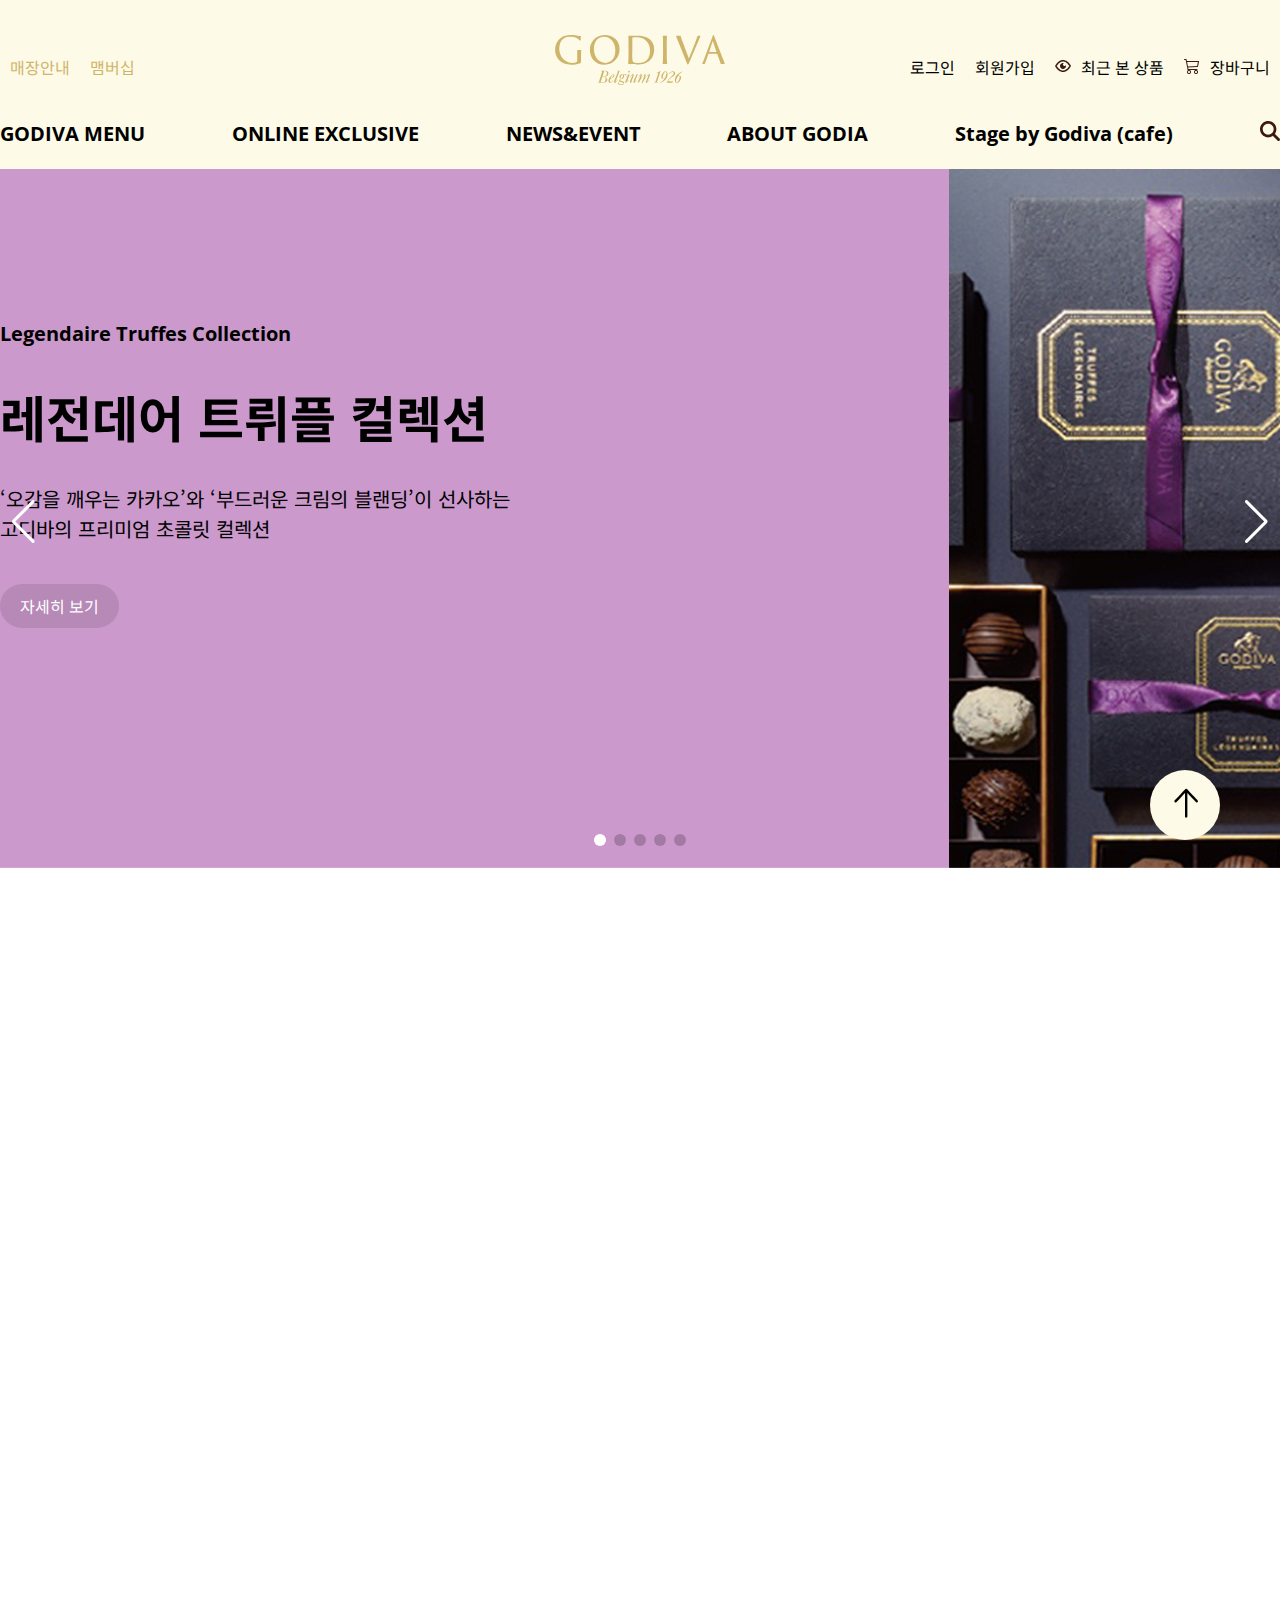
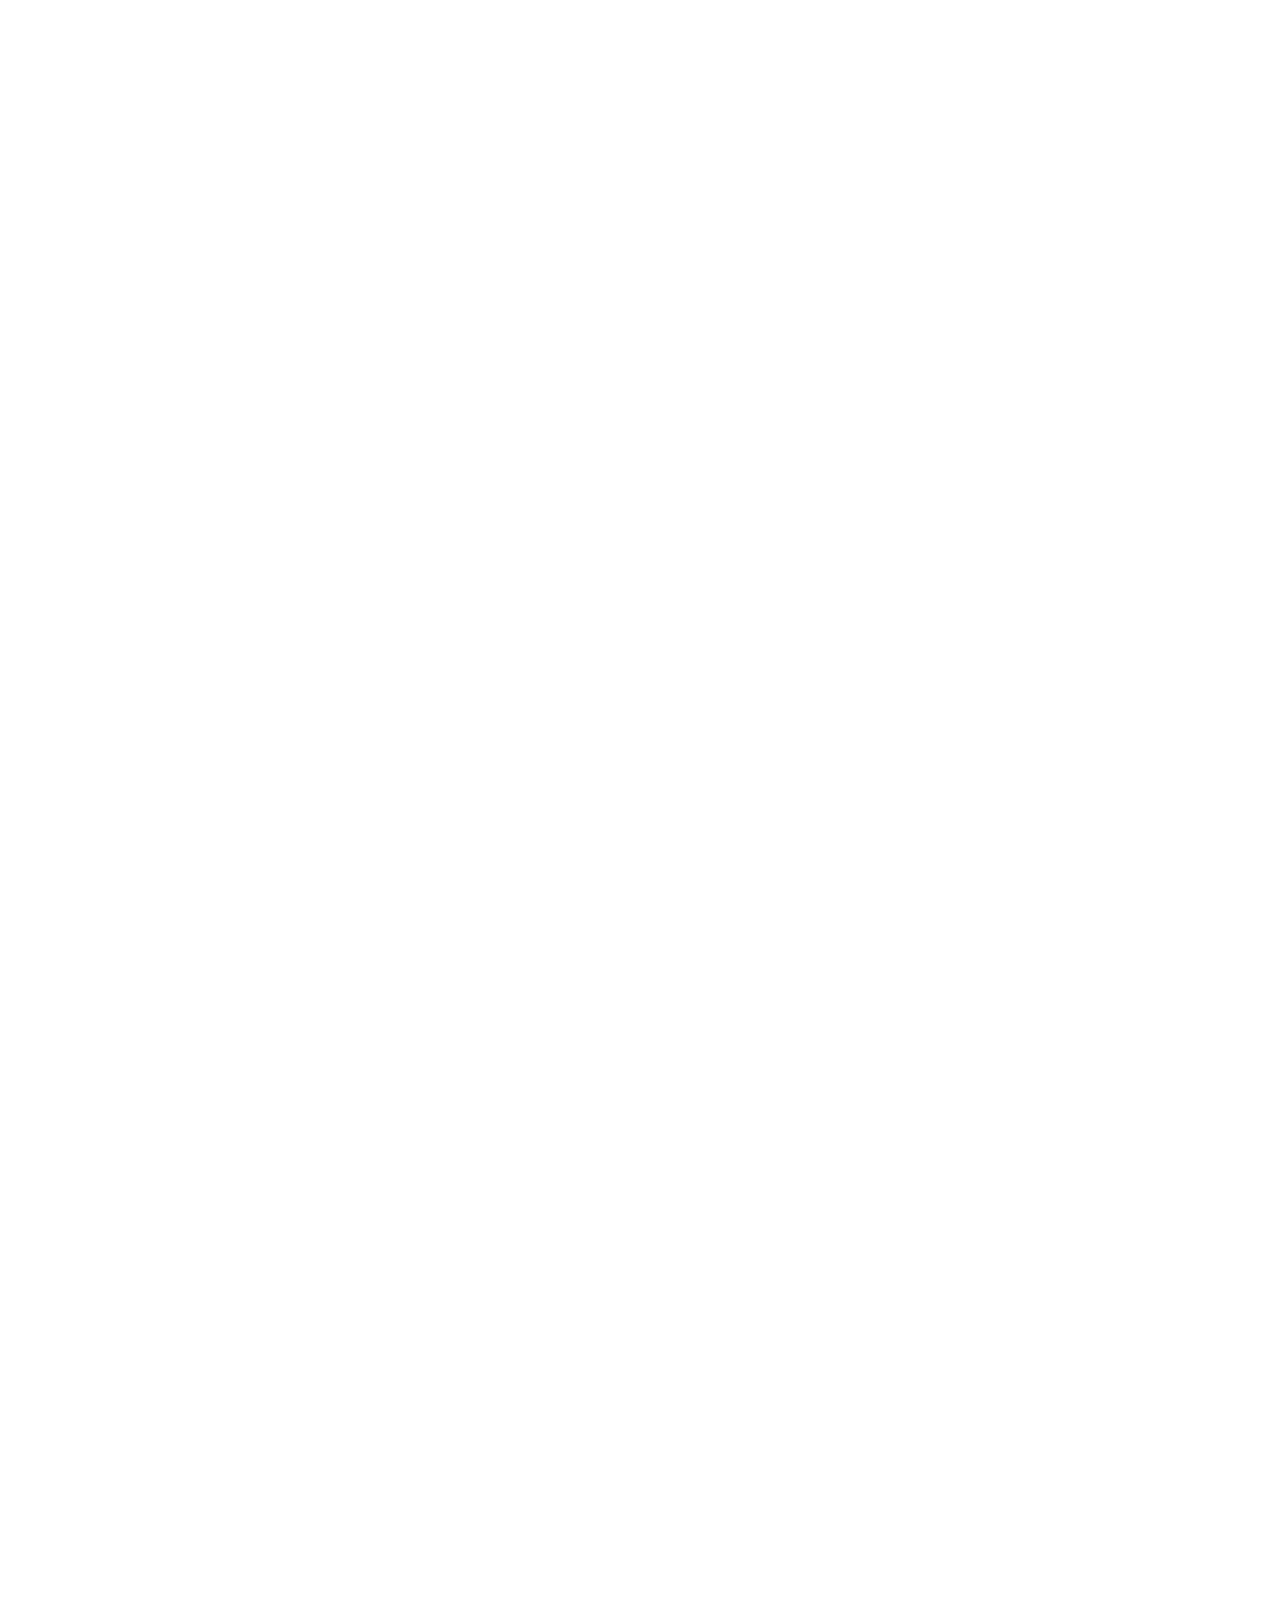
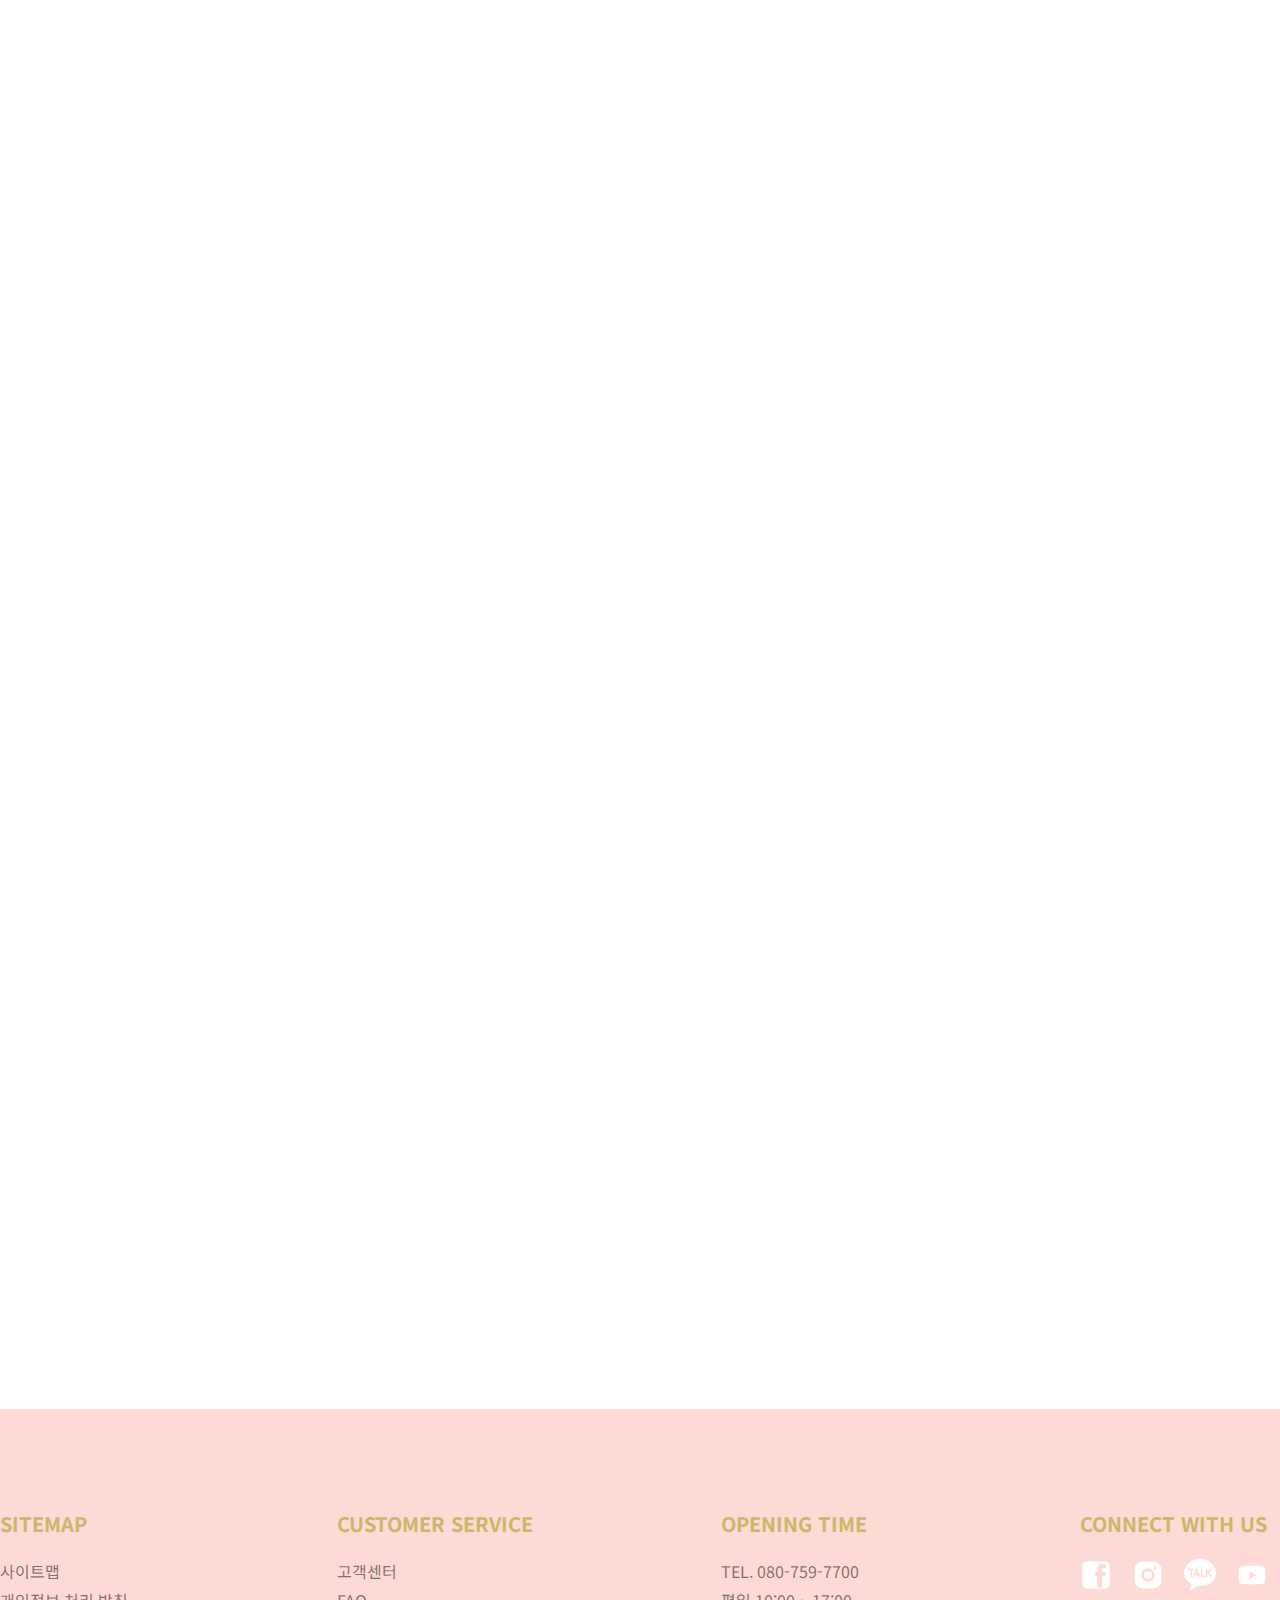
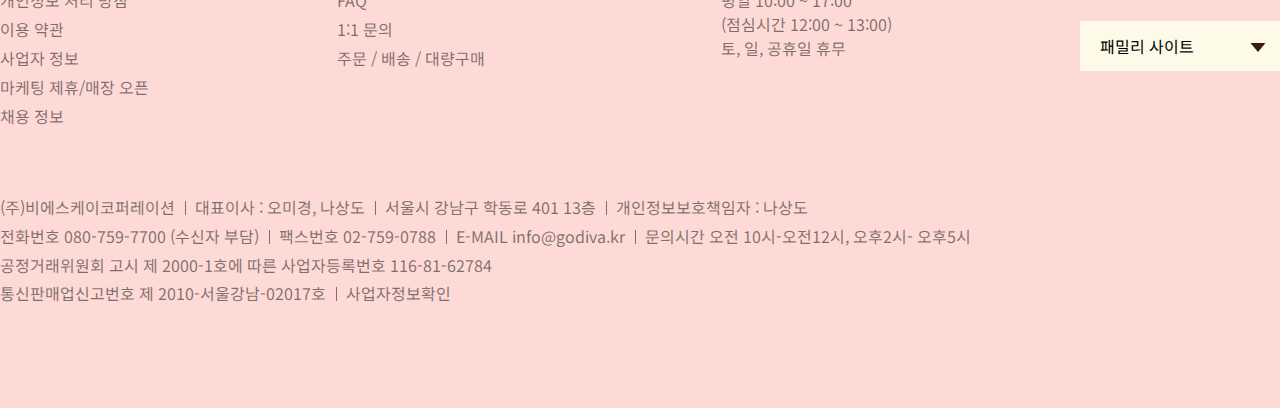
<file: project/godiva/index.html>
<!DOCTYPE html>
<html lang="ko">

<head>
    <meta charset="UTF-8">
    <meta name="viewport" content="width=device-width, initial-scale=1.0">
    <title>고디바</title>

    <link rel="shortcut icon" href="image/favicon.png" type="image/x-icon">

    <!-- font -->
    <link rel="preconnect" href="https://fonts.googleapis.com">
    <link rel="preconnect" href="https://fonts.gstatic.com" crossorigin>
    <link
        href="https://fonts.googleapis.com/css2?family=Noto+Sans+KR:wght@100..900&family=Open+Sans:ital,wght@0,300..800;1,300..800&display=swap"
        rel="stylesheet">

    <!-- css -->
    <link rel="stylesheet" href="css/reset.css">
    <link rel="stylesheet" href="css/swiper-bundle.min.css">
    <link rel="stylesheet" href="https://unpkg.com/aos@next/dist/aos.css" />
    <link rel="stylesheet" href="css/main.css">

    <!-- js -->
    <script src="js/jquery.min.js"></script>
    <script src="js/swiper-bundle.min.js"></script>
    <script src="js/main.js"></script>
</head>

<body>
    <div id="wrap">
        <header id="header">
            <div class="inner">
                <div class="logo">
                    <h1><a href="#"><img src="image/godiva_logo.svg" alt="godiva"></a></h1>
                    <ul class="info1">
                        <li><a href="#">매장안내</a></li>
                        <li><a href="#">맴버십</a></li>
                    </ul>
                    <ul class="info2">
                        <li><a href="#">로그인</a></li>
                        <li><a href="#">회원가입</a></li>
                        <li><a href="#"><img src="image/ico_eye.png" alt="최근 본 상품">최근 본 상품</a></li>
                        <li><a href="#"><img src="image/ico_cart.png" alt="장바구니">장바구니</a></li>
                    </ul>
                </div>
                <nav>
                    <ul class="gnb">
                        <li><a href="#">GODIVA MENU</a>
                            <ul class="depth2">
                                <li><a href="#">전체상품</a></li>
                                <li><a href="#">초콜릿</a></li>
                                <li><a href="#">홈 엔터테인먼트</a></li>
                                <li><a href="#">케익</a></li>
                                <li><a href="#">아이스크림</a></li>
                                <li><a href="#">커피 & 음료</a></li>
                                <li><a href="#">디저트</a></li>
                            </ul>
                        </li>
                        <li><a href="#">ONLINE EXCLUSIVE</a>
                            <ul class="depth2">
                                <li><a href="#">온라인 단독 세트</a></li>
                                <li><a href="#">컵 아이스크림 세트</a></li>
                            </ul>
                        </li>
                        <li><a href="#">NEWS&EVENT</a>
                            <ul class="depth2">
                                <li><a href="#">미디어</a></li>
                                <li><a href="#">프로모션</a></li>
                                <li><a href="#">공지사항</a></li>
                            </ul>
                        </li>
                        <li><a href="#">ABOUT GODIA</a>
                            <ul class="depth2">
                                <li><a href="#">고디바 스토리</a></li>
                                <li><a href="#">고디바 매장</a></li>
                            </ul>
                        </li>
                        <li><a href="#">Stage by Godiva (cafe)</a></li>
                        <li class="btn_search"><a href="#"><img src="image/bth_search.png" alt="제품 검색"></a></li>
                    </ul>
                </nav>
            </div> <!-- inner -->
            <div class="nav_bg"></div>
            <div class="search">
                <form action="">
                    <fieldset>
                        <legend>검색영역</legend>
                        <div> <input type="search" placeholder="찾으시는 제품명을 입력해 주세요!">
                            <input type="submit">
                        </div>
                    </fieldset>
                </form>
                <button class="btn_close">검색버튼 닫기</button>
            </div>
        </header>

        <main id="main">
            <section id="main_visual">
                <div class="swiper mv">
                    <ul class="swiper-wrapper">
                        <li class="swiper-slide"><img src="image/mv_1.jpg" alt="레젠데어 트뤼플 컬렉션 사진">
                            <div class="mv_txt">
                                <div class="inner">
                                    <h2>Legendaire Truffes Collection</h2>
                                    <h3>레전데어 트뤼플 컬렉션</h3>
                                    <p>‘오감을 깨우는 카카오’와 ‘부드러운 크림의 블랜딩’이 선사하는 <br>
                                        고디바의 프리미엄 초콜릿 컬렉션</p>
                                    <a href="#">자세히 보기</a>
                                </div>
                            </div>
                        </li>
                        <li class="swiper-slide"><img src="image/mv_2.jpg" alt="다크 초콜릿 브라우니 사진">
                            <div class="mv_txt">
                                <div class="inner">
                                    <h2>Godiva Dark Chocolate Browine</h2>
                                    <h3>다크 초콜릿 브라우니</h3>
                                    <p>프리미엄 초콜릿 브랜드 고디바가 선보이는 <br>
                                        첫 번 초콜릿 브라우니</p>
                                    <a href="#">자세히 보기</a>
                                </div>
                        </li>
                        <li class="swiper-slide"><img src="image/mv_3.jpg" alt="솔티 카라멜 초콜릿 케이크 사진">
                            <div class="mv_txt">
                                <div class="inner">
                                    <h2>Salty Caramel Chocolate cake</h2>
                                    <h3>솔티 카라멜 초콜릿 케이크</h3>
                                    <p>부드러운 초콜릿 시트 사이에 달콤한 카라멜 크림 샌딩과 <br>
                                        초콜릿 크런치 볼이 주는 재미난 식감</p>
                                    <a href="#">자세히 보기</a>
                                </div>
                        </li>
                        <li class="swiper-slide"><img src="image/mv_4.jpg" alt="다크 초콜릿 치즈 케이크 사진">
                            <div class="mv_txt">
                                <div class="inner">
                                    <h2>Dark Chocolate Cheese Cake</h2>
                                    <h3>다크 초콜릿 치즈 케이크</h3>
                                    <p>고디바에서 선보이는 최초의 초콜릿 치즈 케이크 <br>
                                        다크 초콜릿의 깊고 진한 맛과 크림치즈의 부드러운 식감의 <br>
                                        환상적인 조합을 즐겨보세요.</p>
                                    <a href="#">자세히 보기</a>
                                </div>
                        </li>
                        <li class="swiper-slide"><img src="image/mv_5.jpg" alt="하트 오브 골드 컬렉션 사진">
                            <div class="mv_txt">
                                <div class="inner">
                                    <h2>Heart Of Gold Collection</h2>
                                    <h3>하트 오브 골드 컬렉션</h3>
                                    <p>특별한 모든 순간, 마음을 전하는 초콜릿</p>
                                    <a href="#">자세히 보기</a>
                                </div>
                        </li>
                    </ul>
                    <div class="swiper-button-prev"></div>
                    <div class="swiper-button-next"></div>
                    <div class="swiper-pagination"></div>
                </div>
            </section>
            <section id="best">
                <div class="inner">
                    <div class="best_txt" data-aos="fade-up" data-aos-duration="2000">
                        <h2>THE BEST ITEMS</h2>
                        <p>고디바의 베스트 상품을 만나보세요.</p>
                    </div>
                    <ul class="best_item">
                        <li data-aos="fade-up" data-aos-duration="1000" data-aos-delay="50">
                            <a href="#">
                                <div class="best_img"><img src="image/item_1.jpg" alt="까레 어쏘트먼트 밀크&다크 24조각 이미지 사진">
                                </div>
                                <dl>
                                    <dt>까레 어쏘트먼트 밀크&다크 24조각</dt>
                                    <dd>깔끔한 슬림 패키지 안에 초콜릿 본연의 순수한 맛을 즐길 수 있는 까레를 담은 컬렉션</dd>
                                    <dd>￦50,000</dd>
                                </dl>
                            </a>
                        </li>
                        <li data-aos="fade-up" data-aos-duration="1000" data-aos-delay="150">
                            <a href="#">
                                <div class="best_img"><img src="image/item_2.jpg" alt="프레스티지 비스킷 레이디 다크 12개입 이미지 사진">
                                </div>
                                <dl>
                                    <dt>프레스티지 비스킷 레이디 다크 12개입</dt>
                                    <dd>코코아 비스킷 위에 레이디 고디바를 다크 초콜릿으로 양각한 비스킷</dd>
                                    <dd>￦50,000</dd>
                                </dl>
                            </a>
                        </li>
                        <li data-aos="fade-up" data-aos-duration="1000" data-aos-delay="200">
                            <a href="#">
                                <div class="best_img"> <img src="image/item_3.jpg" alt="골드 컬렉션 20개입 이미지 사진"></div>
                                <dl>
                                    <dt>골드 컬렉션 20개입</dt>
                                    <dd>고급스럽고 우아한 고디바의 시그니처 초콜릿</dd>
                                    <dd>￦73,000</dd>
                                </dl>
                            </a>
                        </li>
                        <li data-aos="fade-up" data-aos-duration="1000" data-aos-delay="350">
                            <a href="#">
                                <div class="best_img"> <img src="image/item_4.jpg" alt="골드 컬렉션 12개입 이미지 사진"></div>
                                <dl>
                                    <dt>골드 컬렉션 12개입</dt>
                                    <dd>고급스럽고 우아한 고디바의 시그니처 초콜릿</dd>
                                    <dd>￦45,000</dd>
                                </dl>
                            </a>
                        </li>
                    </ul>
                </div><!-- inner -->
            </section>
            <section id="event" data-aos="fade-up" data-aos-duration="2000">
                <div class="inner">
                    <div class="event_txt">
                        <h2>GODIVA EVENT</h2>
                        <p>지금 진행 중인 이벤트를 만나보세요.</p>
                        <a href="#">더보기</a>
                    </div>
                    <ul>
                        <li>
                            <a href="#" data-aos="fade-up" data-aos-duration="2000">
                                <dl>
                                    <dt>컵아이스크림 증정프로모션</dt>
                                    <dd>2024.4.16</dd>
                                </dl>
                            </a>
                        </li>
                        <li>
                            <a href="#" data-aos="fade-up" data-aos-duration="2000">
                                <dl>
                                    <dt>고디바 케이크</dt>
                                    <dd>2024.4.16</dd>
                                </dl>
                            </a>
                        </li>
                        <li>
                            <a href="#" data-aos="fade-up" data-aos-duration="2000">
                                <dl>
                                    <dt>고디바 회원 전용 혜택</dt>
                                    <dd>2024.4.16</dd>
                                </dl>
                            </a>
                        </li>
                    </ul>
                </div> <!-- inner -->
            </section>
            <section id="menu" data-aos="fade-up" data-aos-duration="2000">
                <h2>GODIVA MENU</h2>
                <div class="swiper menu">
                    <ul class="swiper-wrapper">
                        <li class="swiper-slide">
                            <img src="image/menu_chocolixir.jpg" alt="초콜렉사">
                            <div class="menu_txt">
                                <p>초콜렉사</p>
                                <a href="#">자세히 보기</a>
                            </div>
                        </li>
                        <li class="swiper-slide">
                            <img src="image/menu_cake.jpg" alt="케이크">
                            <div class="menu_txt">
                                <p>케이크</p>
                                <a href="#">자세히 보기</a>
                            </div>
                        </li>
                        <li class="swiper-slide">
                            <img src="image/menu_choco.jpg" alt="초콜릿">
                            <div class="menu_txt">
                                <p>초콜릿</p>
                                <a href="#">자세히 보기</a>
                            </div>
                        </li>
                        <li class="swiper-slide">
                            <img src="image/menu_home.jpg" alt="홈 엔터테인먼트">
                            <div class="menu_txt">
                                <p>홈 엔터테인먼트</p>
                                <a href="#">자세히 보기</a>
                            </div>
                        </li>
                        <li class="swiper-slide"> <img src="image/menu_icecream.jpg" alt="아이스크림">
                            <div class="menu_txt">
                                <p>아이스크림</p>
                                <a href="#">자세히 보기</a>
                            </div>
                        </li>
                        <li class="swiper-slide"> <img src="image/menu_coffee.jpg" alt="커피&음료">
                            <div class="menu_txt">
                                <p>커피&음료</p>
                                <a href="#">자세히 보기</a>
                            </div>
                        </li>
                        <li class="swiper-slide"> <img src="image/menu_dessert.jpg" alt="디저트">
                            <div class="menu_txt">
                                <p>디저트</p>
                                <a href="#">자세히 보기</a>
                            </div>
                        </li>
                    </ul>
                </div> <!-- swiper -->
            </section>
            <section id="sns">
                <div class="inner" data-aos="fade-up" data-aos-duration="2000">
                    <h2>GODIVA SNS</h2>
                    <p>고디바의 사랑을 공유하세요.</p>
                    <div class="sns1">
                        <div class="youtube" data-aos="fade-right" data-aos-duration="2000">
                            <img src="image/youtube_photo.jpg" alt="고디바 유튜브 사진">
                            <div class="play"></div>
                        </div>
                        <div class="sns2" data-aos="fade-left" data-aos-duration="2000">
                            <a href="#">
                                <img src="image/insta_photo.jpg" alt="고디바 인스타 사진">
                                <div class="logo"></div>
                            </a>
                            <a href="#">
                                <img src="image/facebook_photo.jpg" alt="고디바 페이스북 사진">
                                <div class="logo"></div>
                            </a>
                            <a href="#"><img src="image/kakao_photo.jpg" alt="고디바 카카오톡 사진">
                                <div class="logo"></div>
                            </a>
                            <a href="#"><img src="image/insta2.jpg" alt="고디바 인스타 사진">
                                <div class="logo"></div>
                            </a>
                        </div> <!-- sns2 -->
                    </div> <!-- sns1 -->
                </div>
            </section>
        </main>
        <footer id="footer">
            <div class="inner">
                <ul class="footer_list">
                    <li><a href="#">SITEMAP</a>
                        <ul class="footer_info">
                            <li><a href="#">사이트맵</a></li>
                            <li><a href="#">개인정보 처리 방침</a></li>
                            <li><a href="#">이용 약관</a></li>
                            <li><a href="#">사업자 정보</a></li>
                            <li><a href="#">마케팅 제휴/매장 오픈</a></li>
                            <li><a href="#">채용 정보</a></li>
                        </ul>
                    </li>
                    <li><a href="#">CUSTOMER SERVICE</a>
                        <ul class="footer_info">
                            <li><a href="#">고객센터</a></li>
                            <li><a href="#">FAQ</a></li>
                            <li><a href="#">1:1 문의</a></li>
                            <li><a href="#">주문 / 배송 / 대량구매</a></li>
                        </ul>
                    </li>
                    <li><a href="#">OPENING TIME</a>
                        <ul class="footer_info">
                            <li><a href="#">TEL. 080-759-7700</a></li>
                            <li><a href="#">평일 10:00 ~ 17:00 <br>
                                    (점심시간 12:00 ~ 13:00) <br>
                                    토, 일, 공휴일 휴무</a></li>
                        </ul>
                    </li>
                    <li><a href="#">CONNECT WITH US</a>
                        <ul class="footer_info">
                            <li><a href="#"><img src="image/footer_logo1.png" alt="페이스북 로고"></a></li>
                            <li><a href="#"><img src="image/footer_logo2.png" alt="인스타 로고"></a></li>
                            <li><a href="#"><img src="image/footer_logo3.png" alt="카카오톡 로고"></a></li>
                            <li><a href="#"><img src="image/footer_logo4.png" alt="유튜브 로고"></a></li>
                        </ul>
                        <div class="familytsite">
                            <select>
                                <option>패밀리 사이트</option>
                                <option>더바디샵</option>
                                <option>홀랜드앤바렛</option>
                                <option>위타트 오브 첼시</option>
                            </select>
                        </div> <!-- familysite -->
                    </li>
                </ul>
                <address>
                    <ul class="address1">
                        <li>(주)비에스케이코퍼레이션</li>
                        <li> 대표이사 : 오미경, 나상도</li>
                        <li>서울시 강남구 학동로 401 13층</li>
                        <li>개인정보보호책임자 : 나상도</li>
                        <li>전화번호 080-759-7700 (수신자 부담)</li>
                        <li> 팩스번호 02-759-0788 </li>
                        <li> E-MAIL info@godiva.kr </li>
                        <li> 문의시간 오전 10시-오전12시, 오후2시- 오후5시</li>
                    </ul>
                    <p>공정거래위원회 고시 제 2000-1호에 따른 사업자등록번호 116-81-62784</p>
                    <ul class="address2">
                        <li>통신판매업신고번호 제 2010-서울강남-02017호</li>
                        <li><a href="#">사업자정보확인</a></li>
                    </ul>
                </address>
            </div> <!-- inner -->
        </footer>
        <div class="popup">
            <iframe width="1200" height="675" src="https://www.youtube.com/embed/b_jJVQmMn00?si=Tw1R1WqprtN-bAFL"
                title="YouTube video player" frameborder="0"
                allow="accelerometer; autoplay; clipboard-write; encrypted-media; gyroscope; picture-in-picture; web-share"
                referrerpolicy="strict-origin-when-cross-origin" allowfullscreen></iframe>
            <button class="popup_close">팝업닫기 버튼</button>
        </div> <!-- popup -->
        <div class="gotop">
            <a href="#"><img src="image/gotop.png" alt="바로가기 버튼"></a>
        </div>
    </div> <!-- wrap -->
    <script src="https://unpkg.com/aos@next/dist/aos.js"></script>
    <script>
        AOS.init();
    </script>
</body>

</html>
</file>
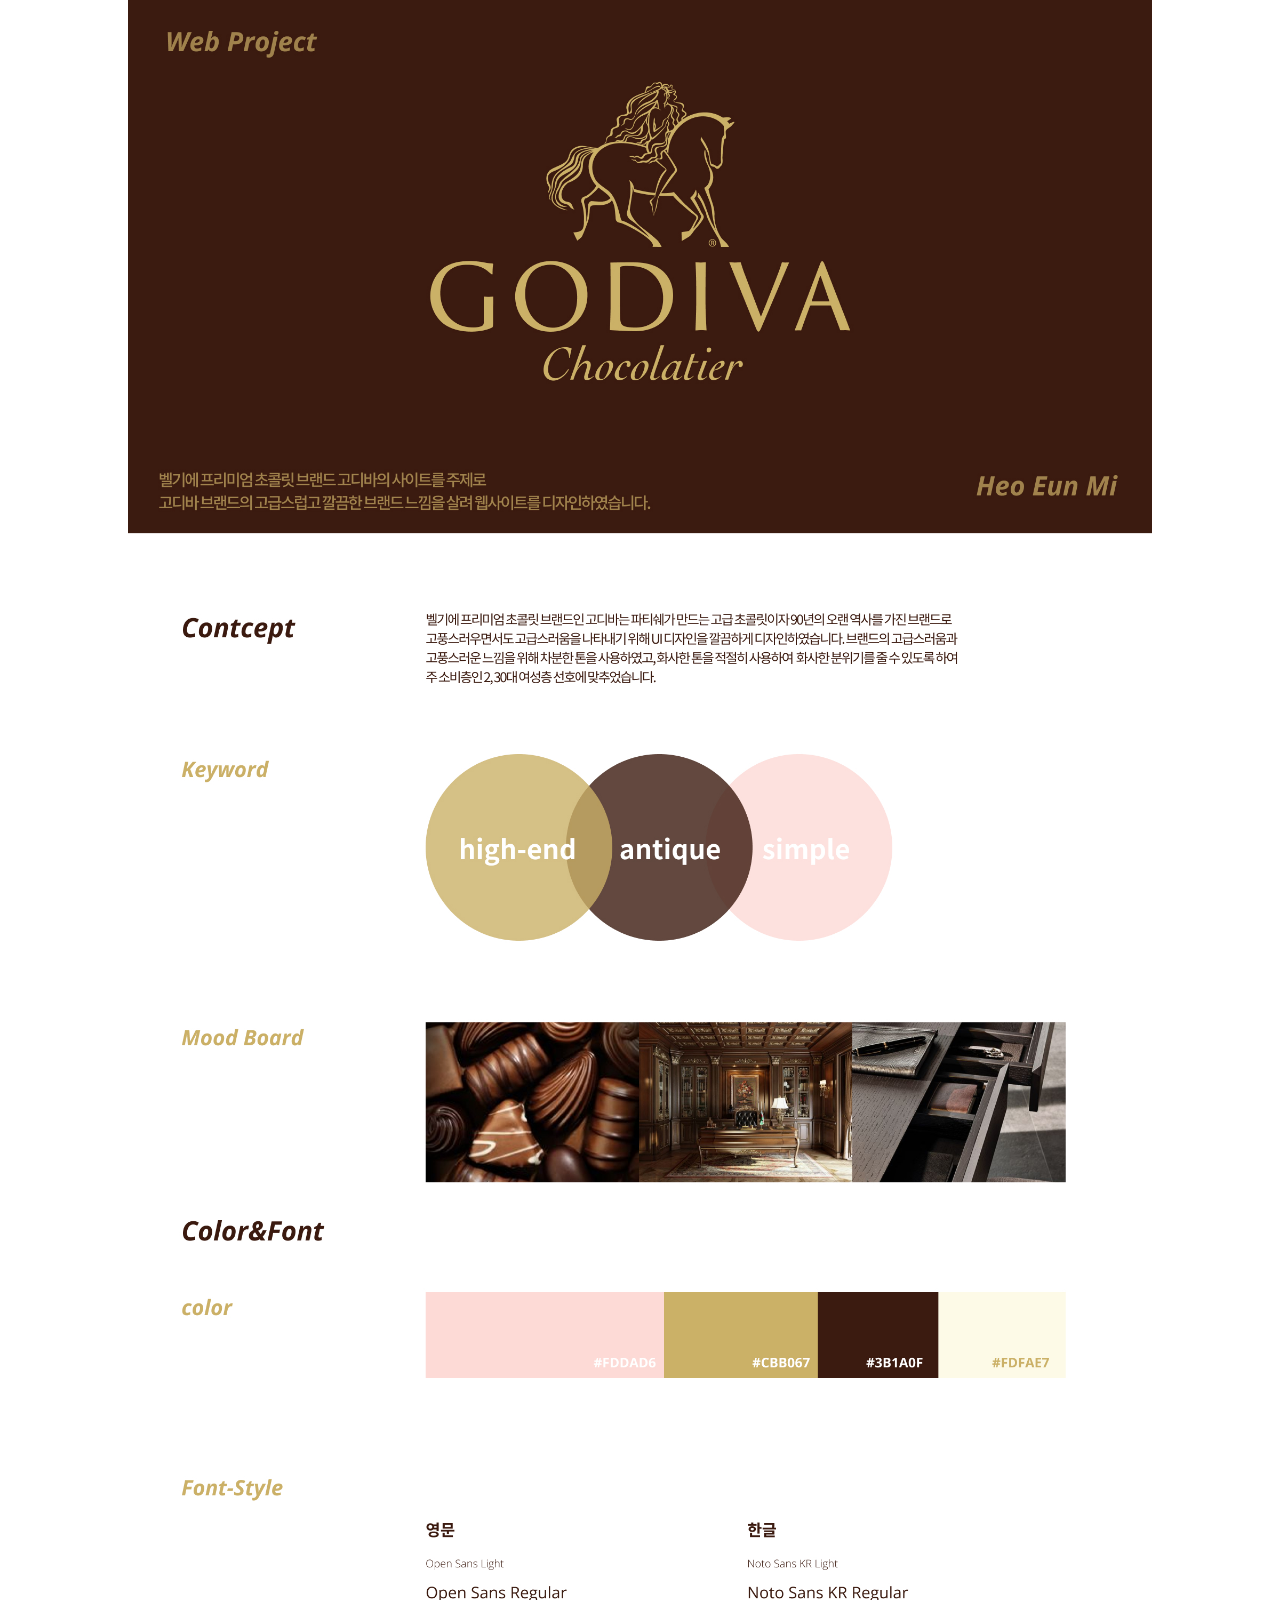
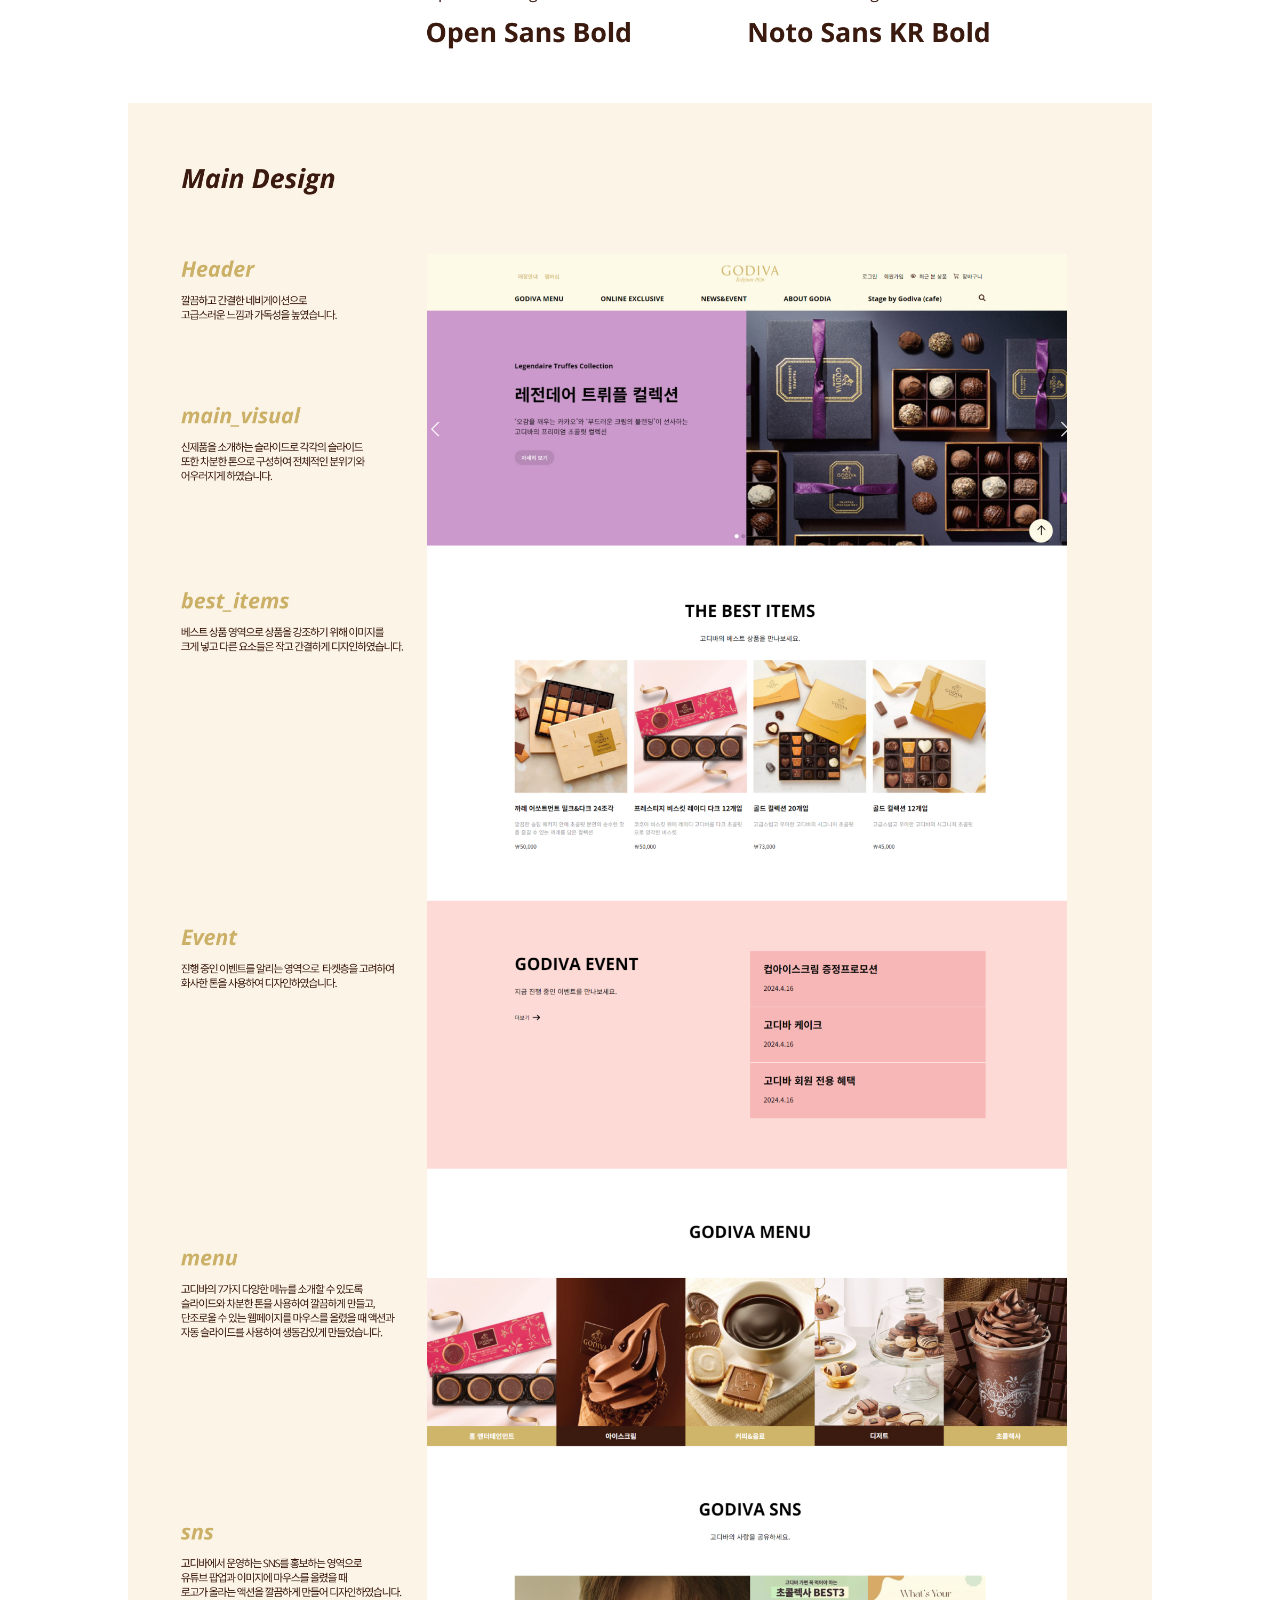
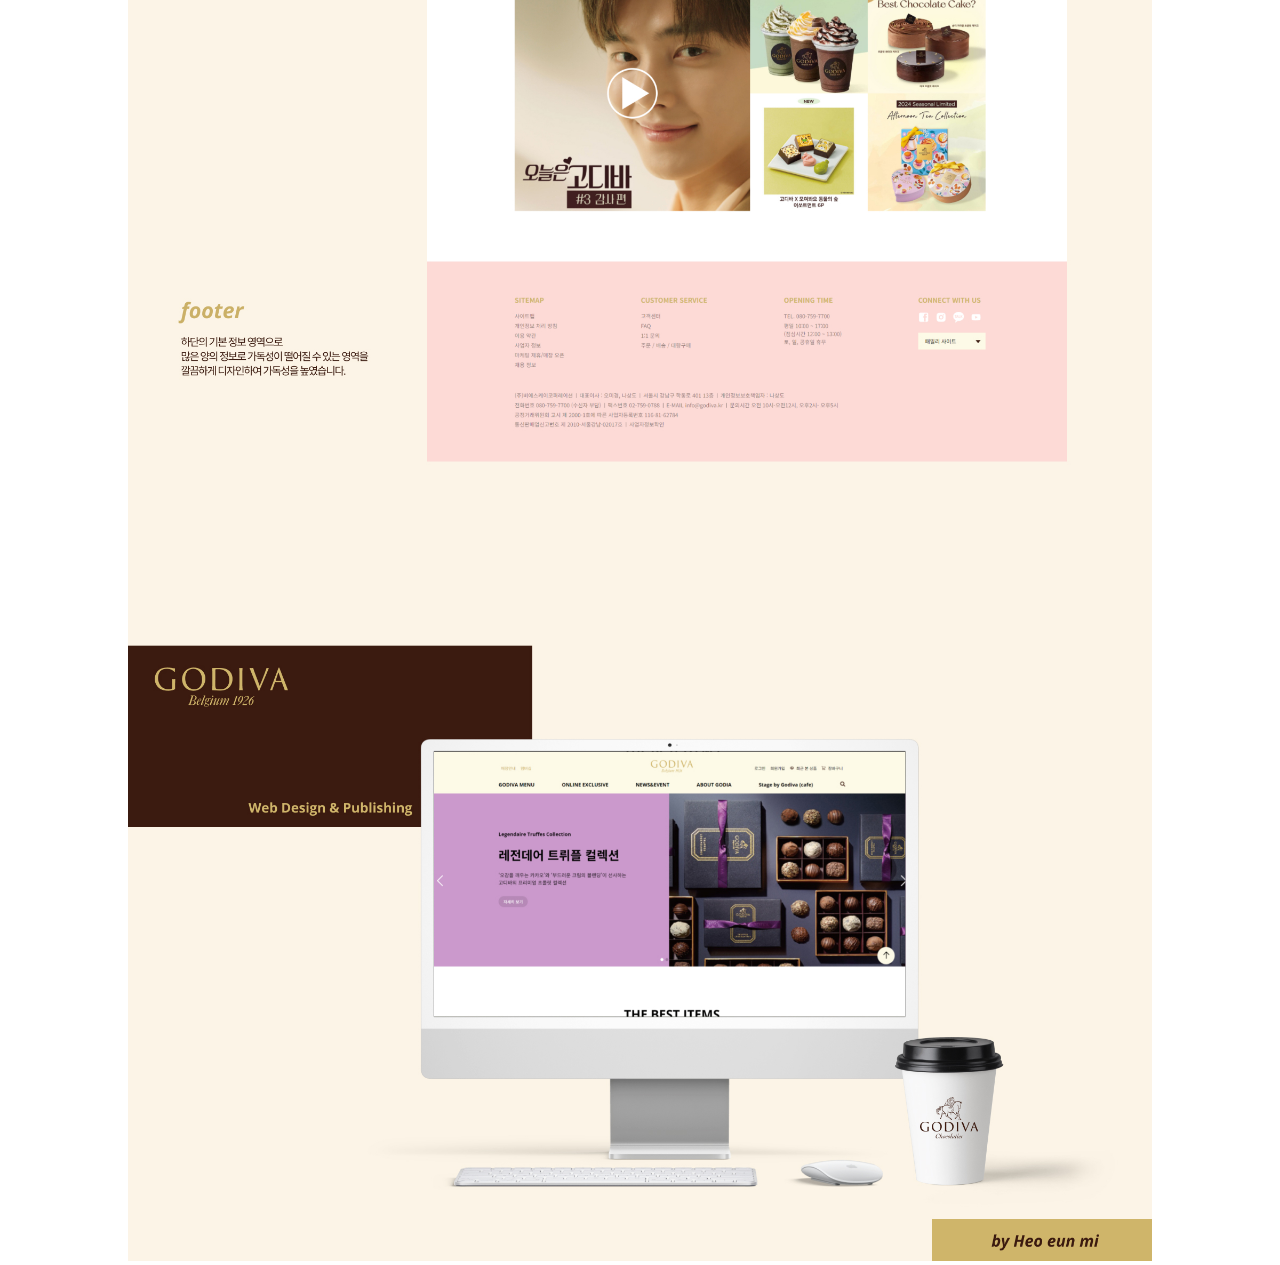
<file: project/project01.html>
<!DOCTYPE html>
<html lang="ko">

<head>
    <meta charset="UTF-8">
    <meta name="viewport" content="width=device-width, initial-scale=1.0">
    <title>오설록 스타일가이드</title>
    <style>
        * {
            box-sizing: border-box;
            margin: 0;
            padding: 0;
        }

        .box {
            max-width: 80%;
            margin: 0 auto;
        }

        img {
            width: 100%;
        }
    </style>
</head>

<body>
    <div class="box">
        <a href="godiva/index.html"><img src="../img/uiux_01.jpg" alt="오설록 스타일가이드"></a>
    </div>
</body>

</html>
</file>
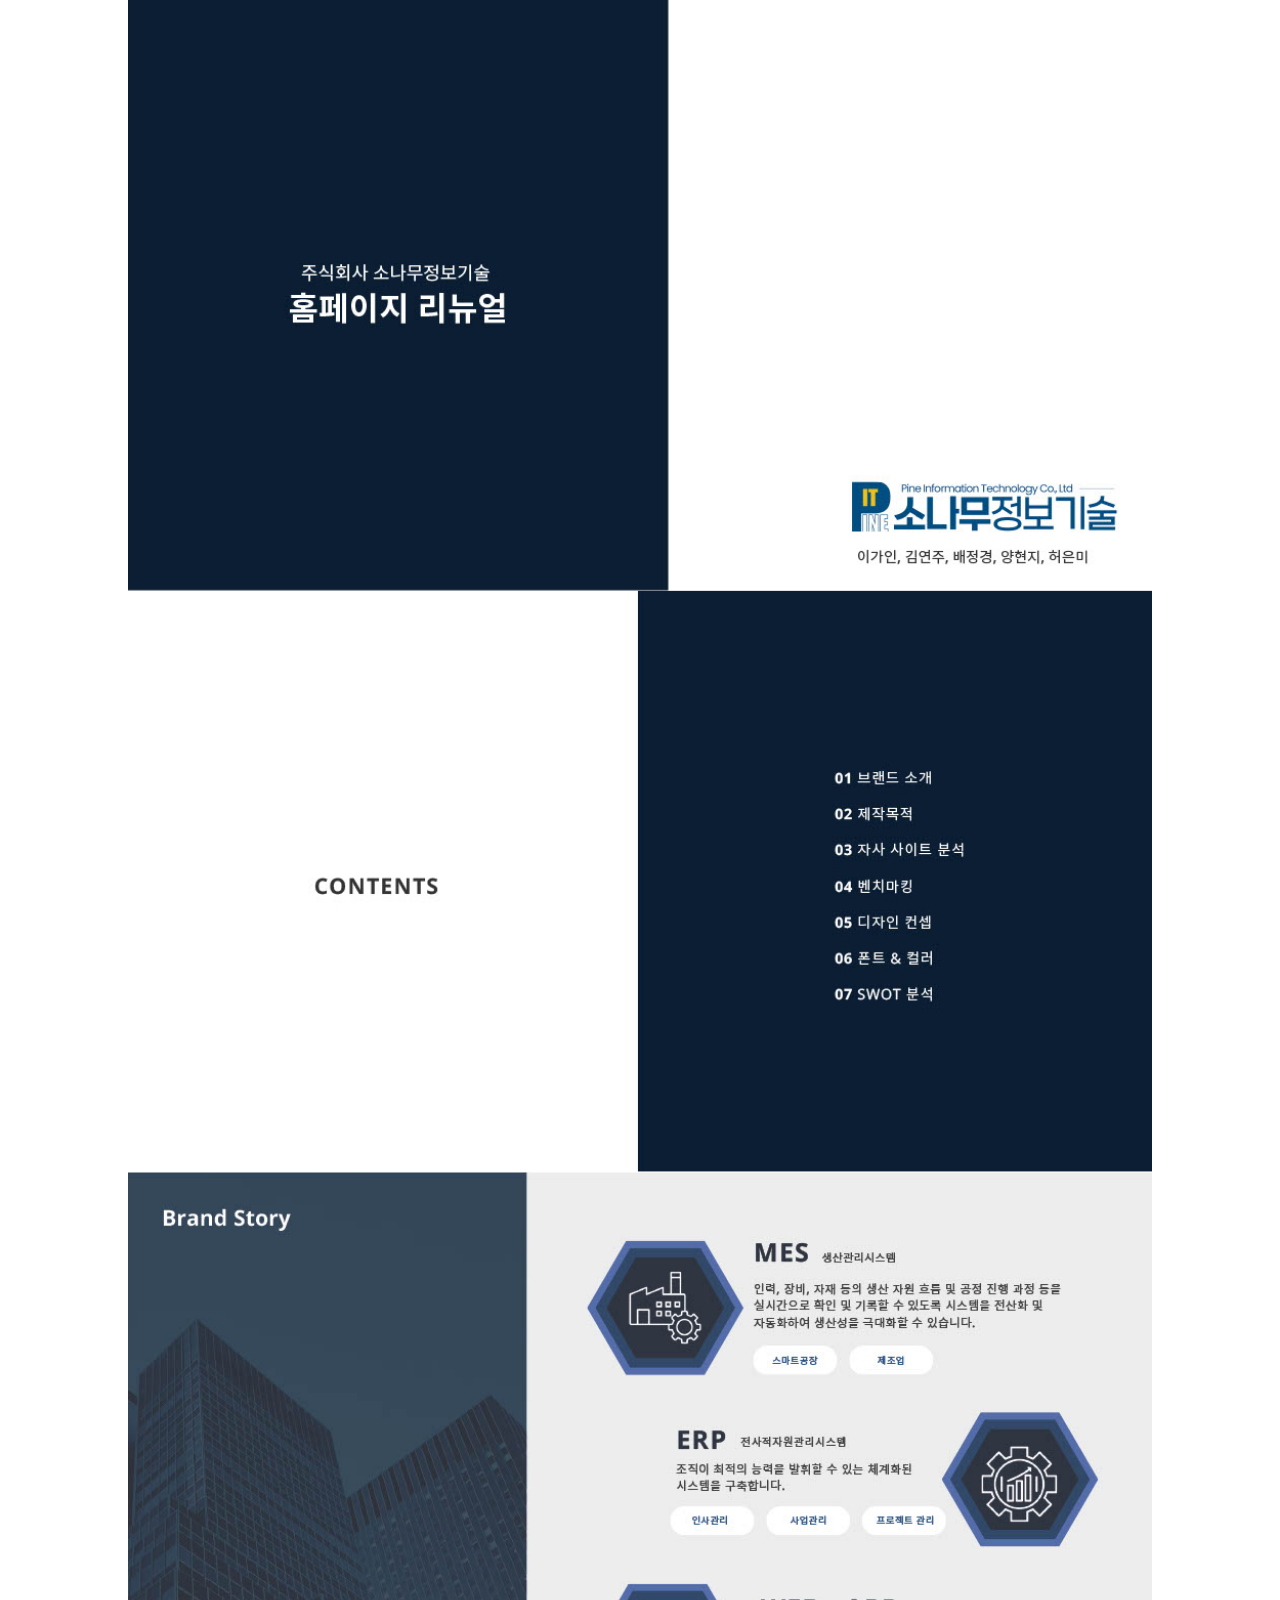
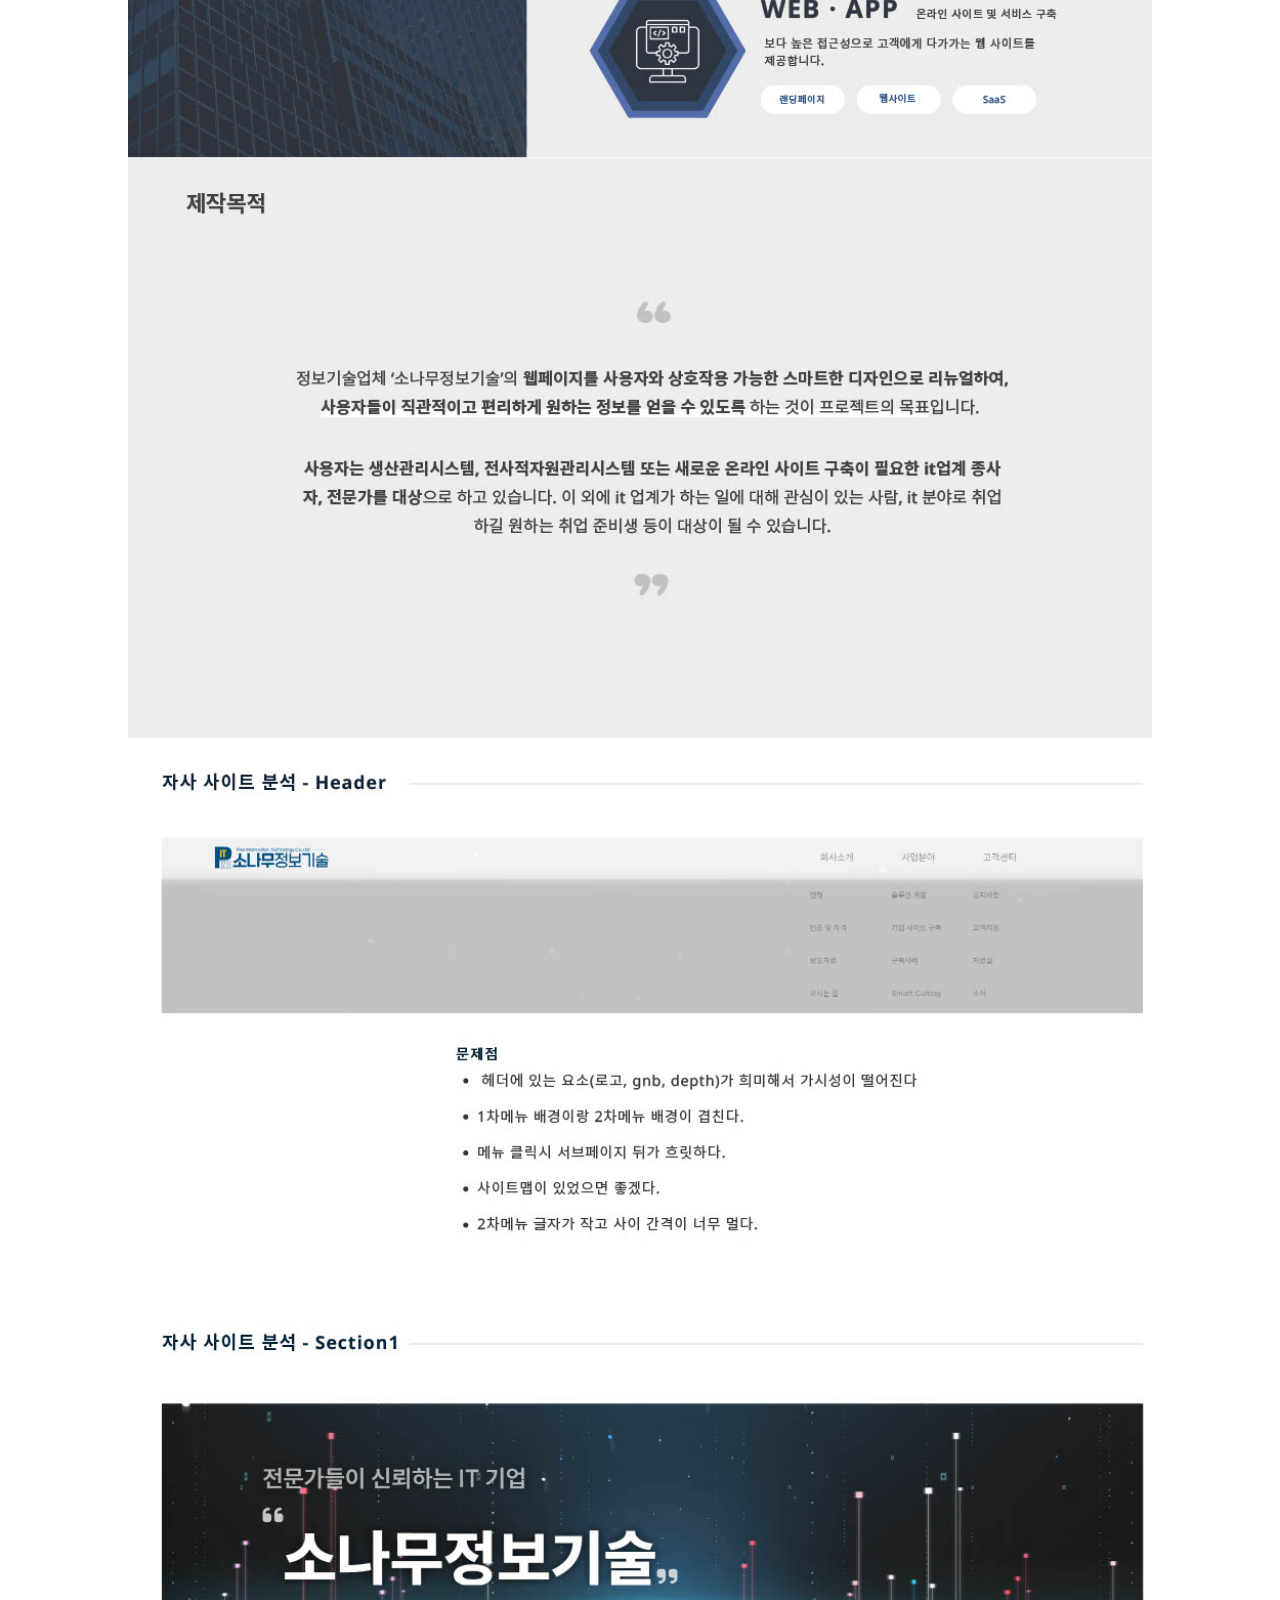
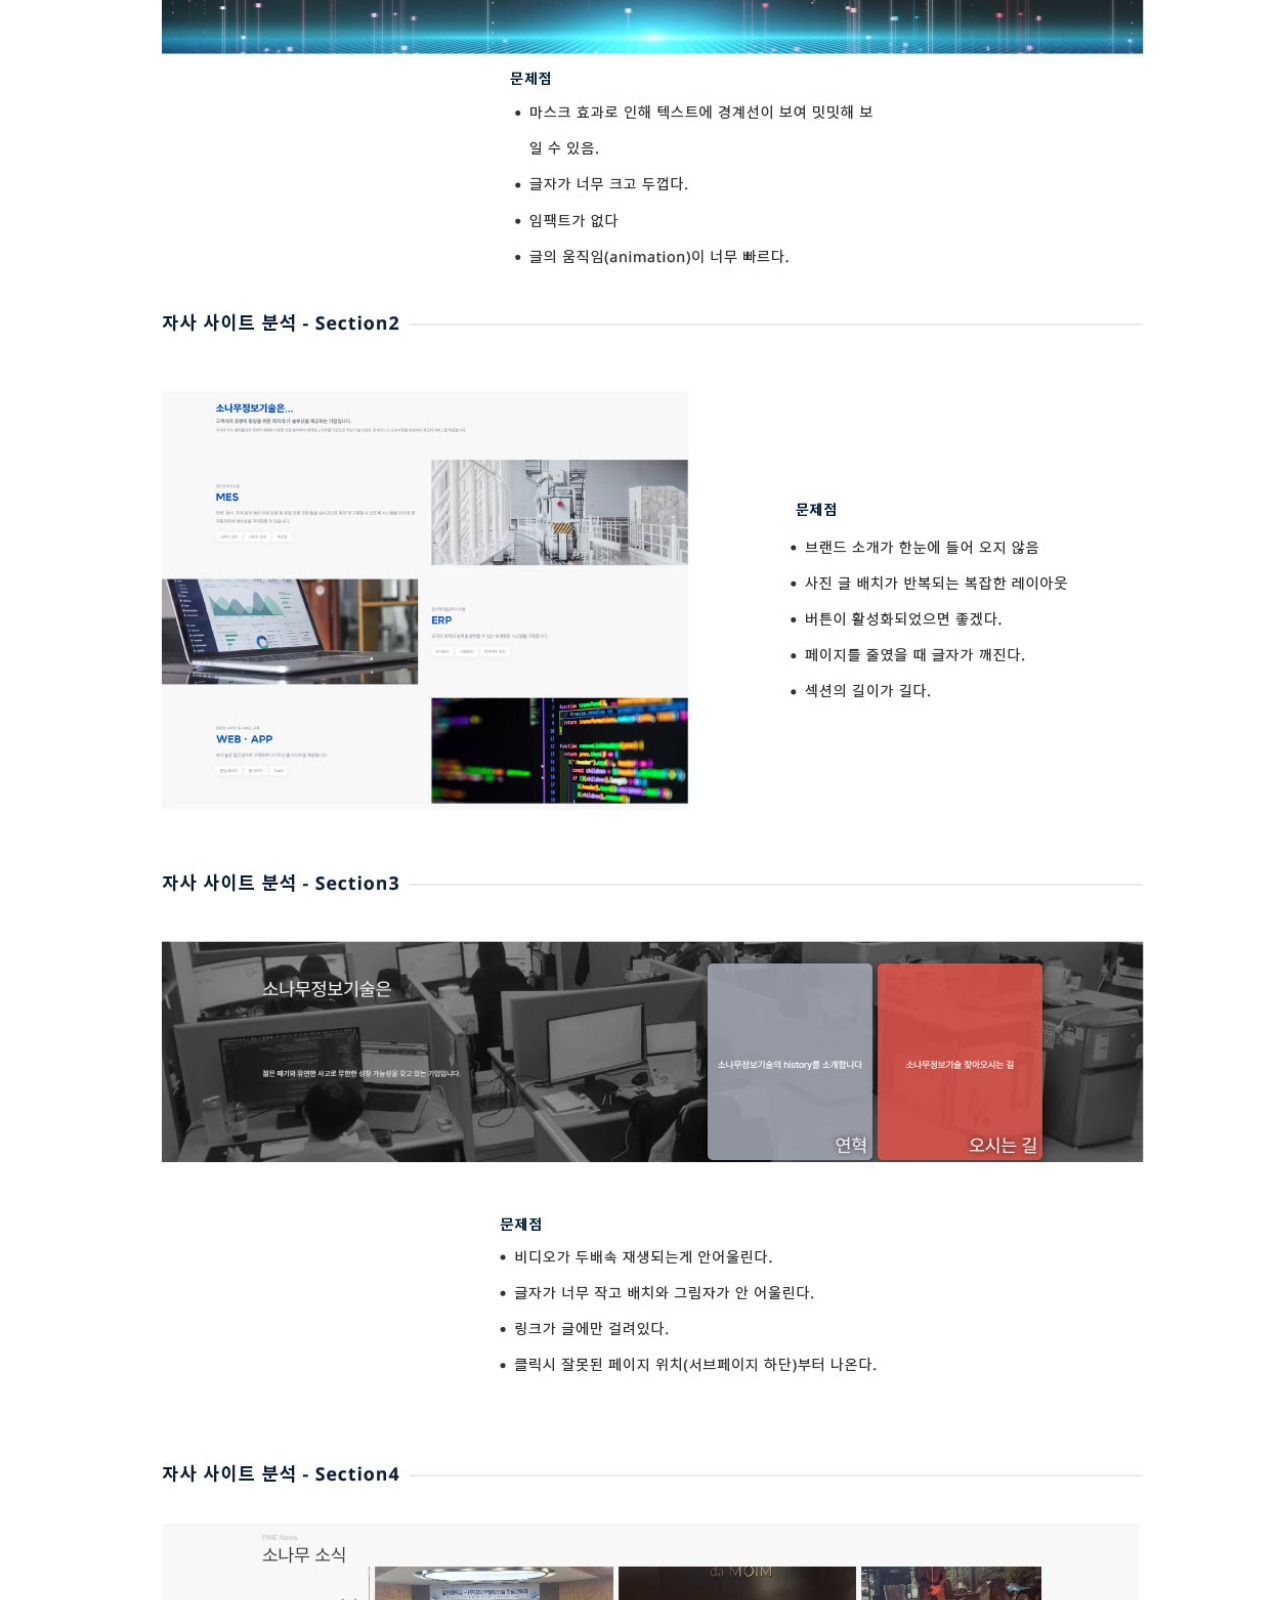
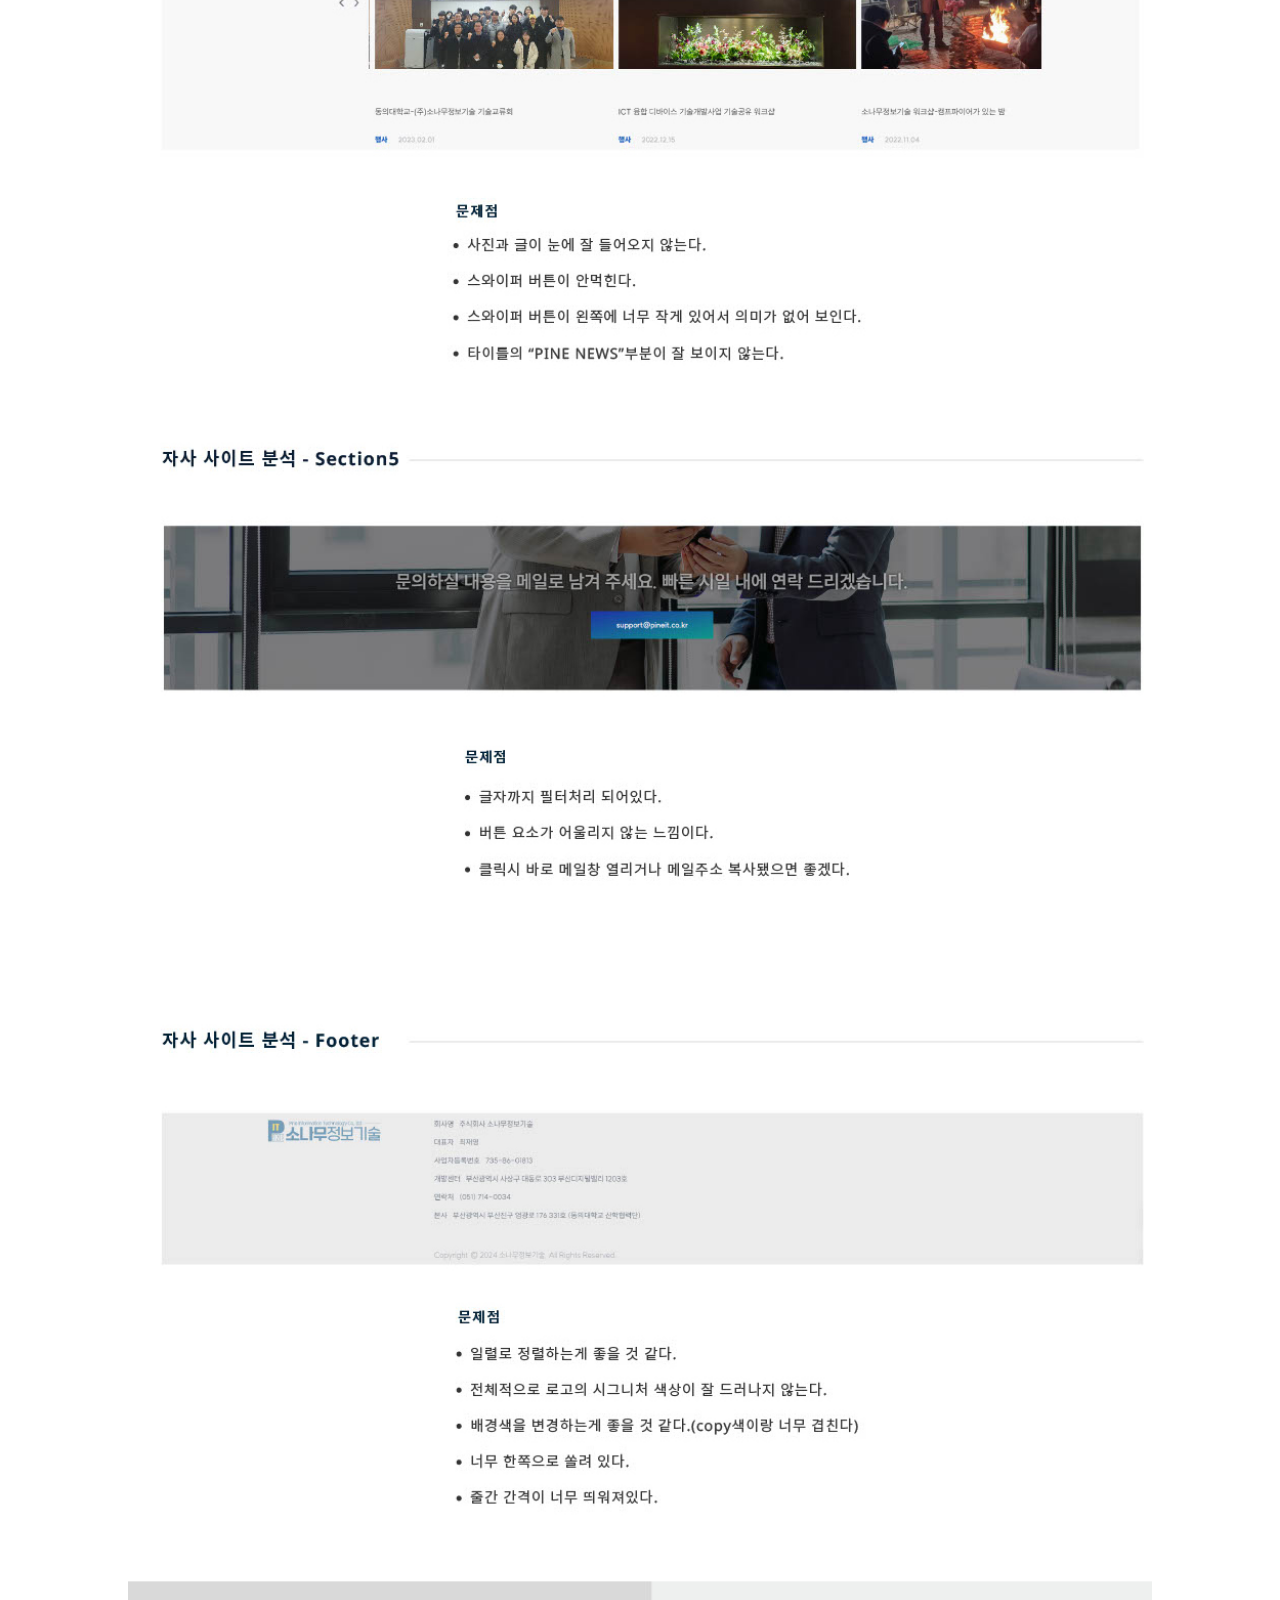
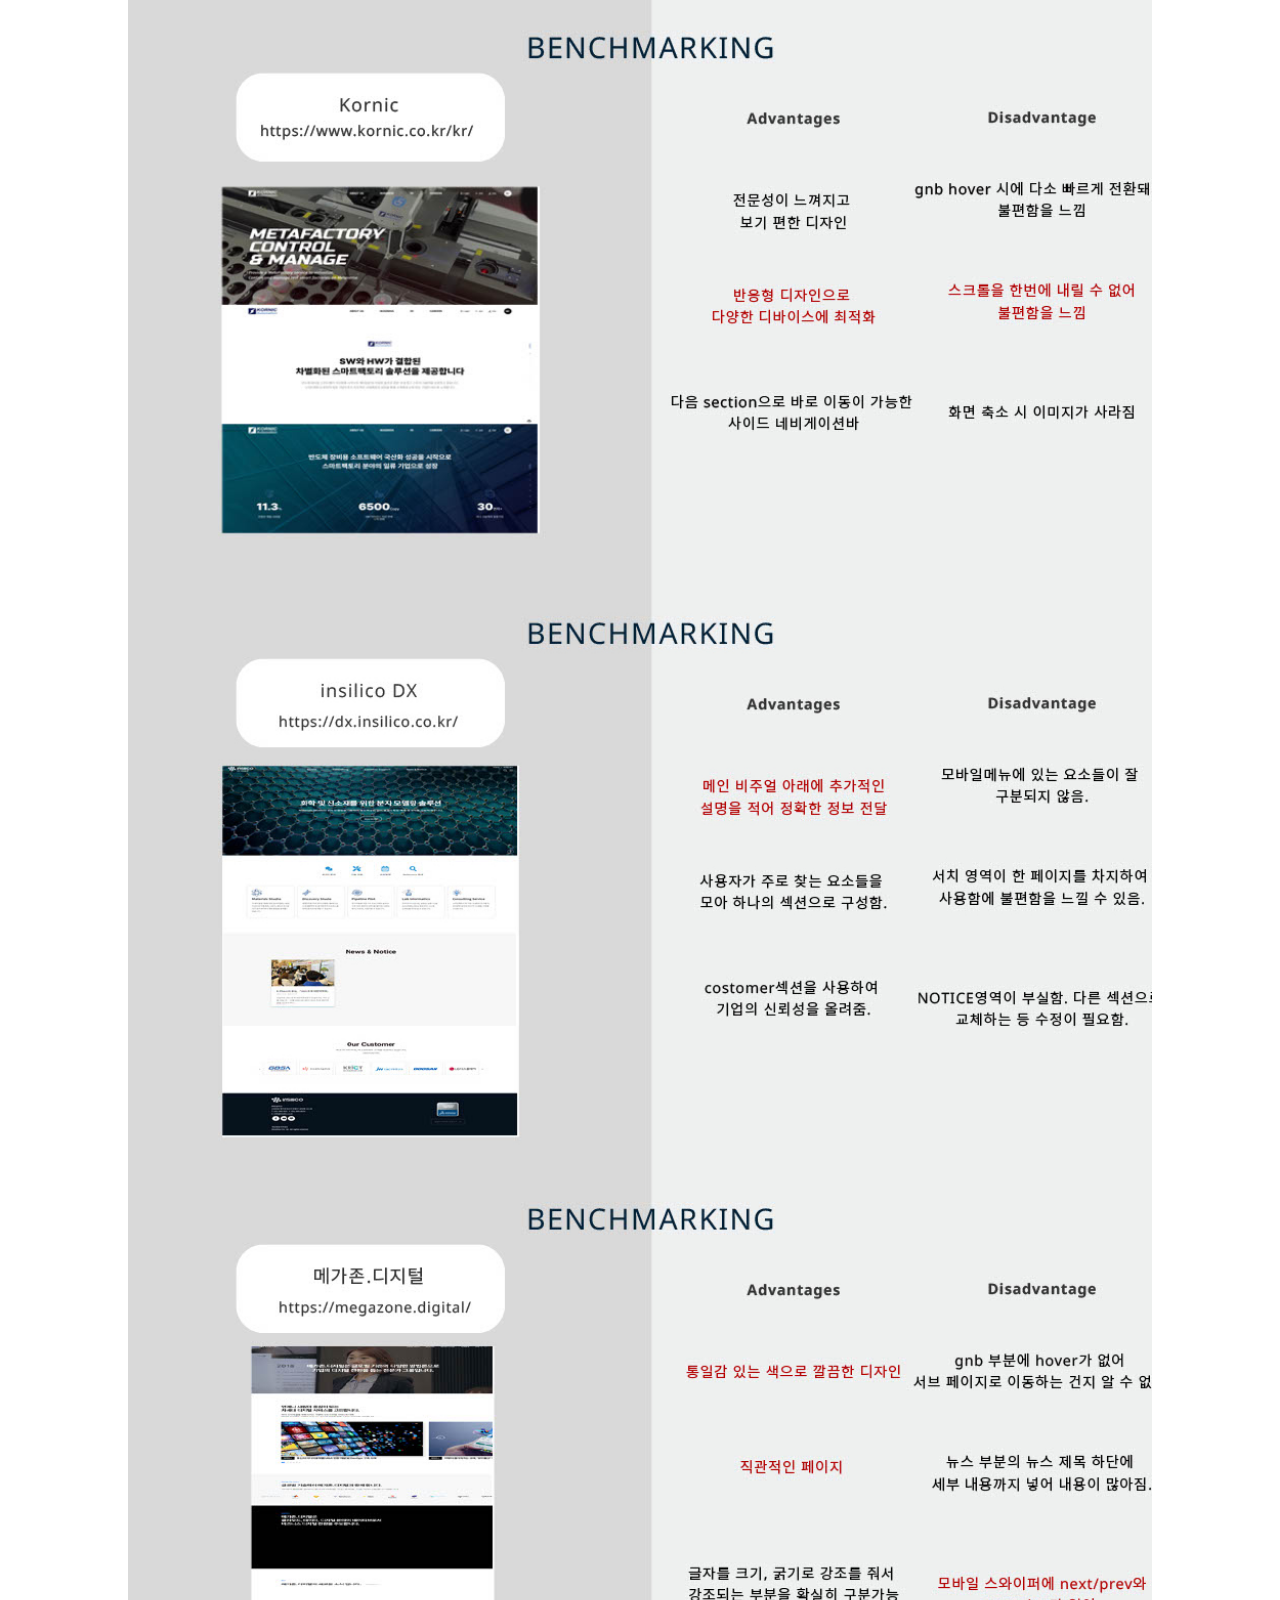
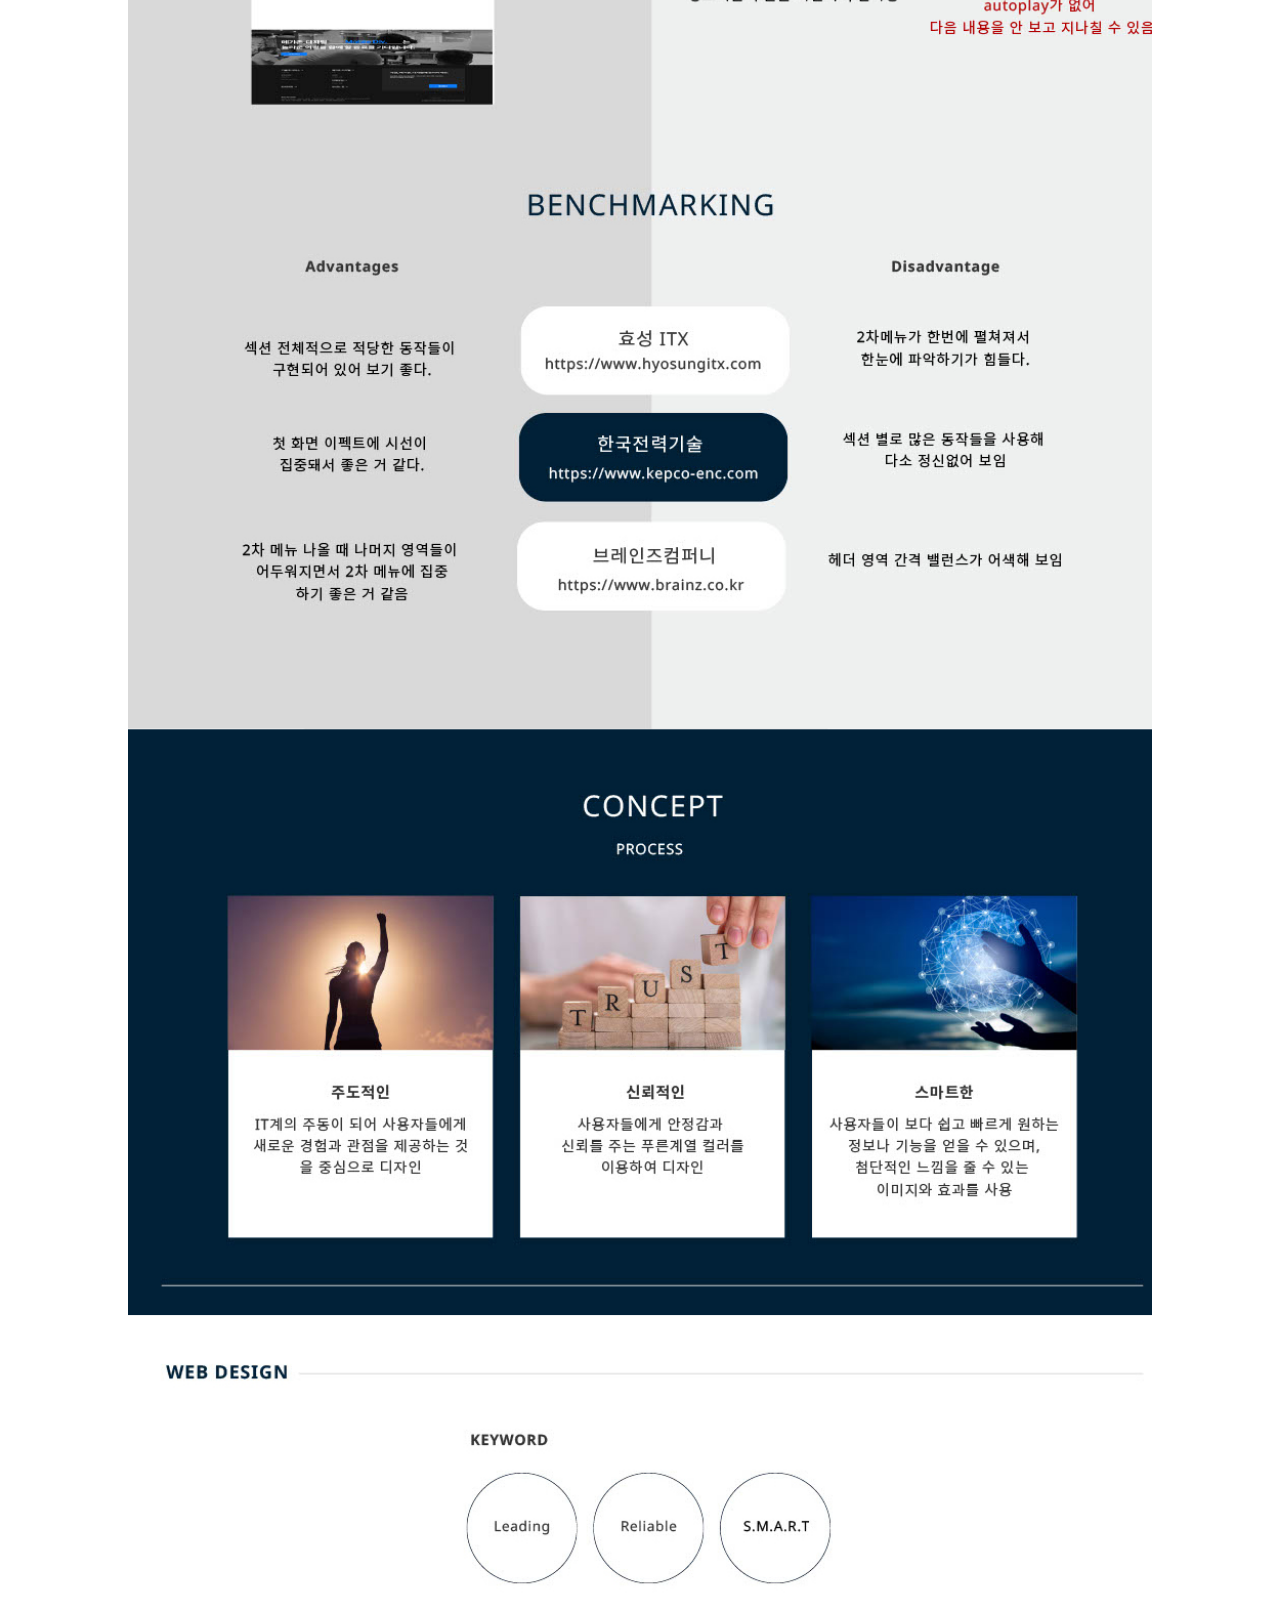
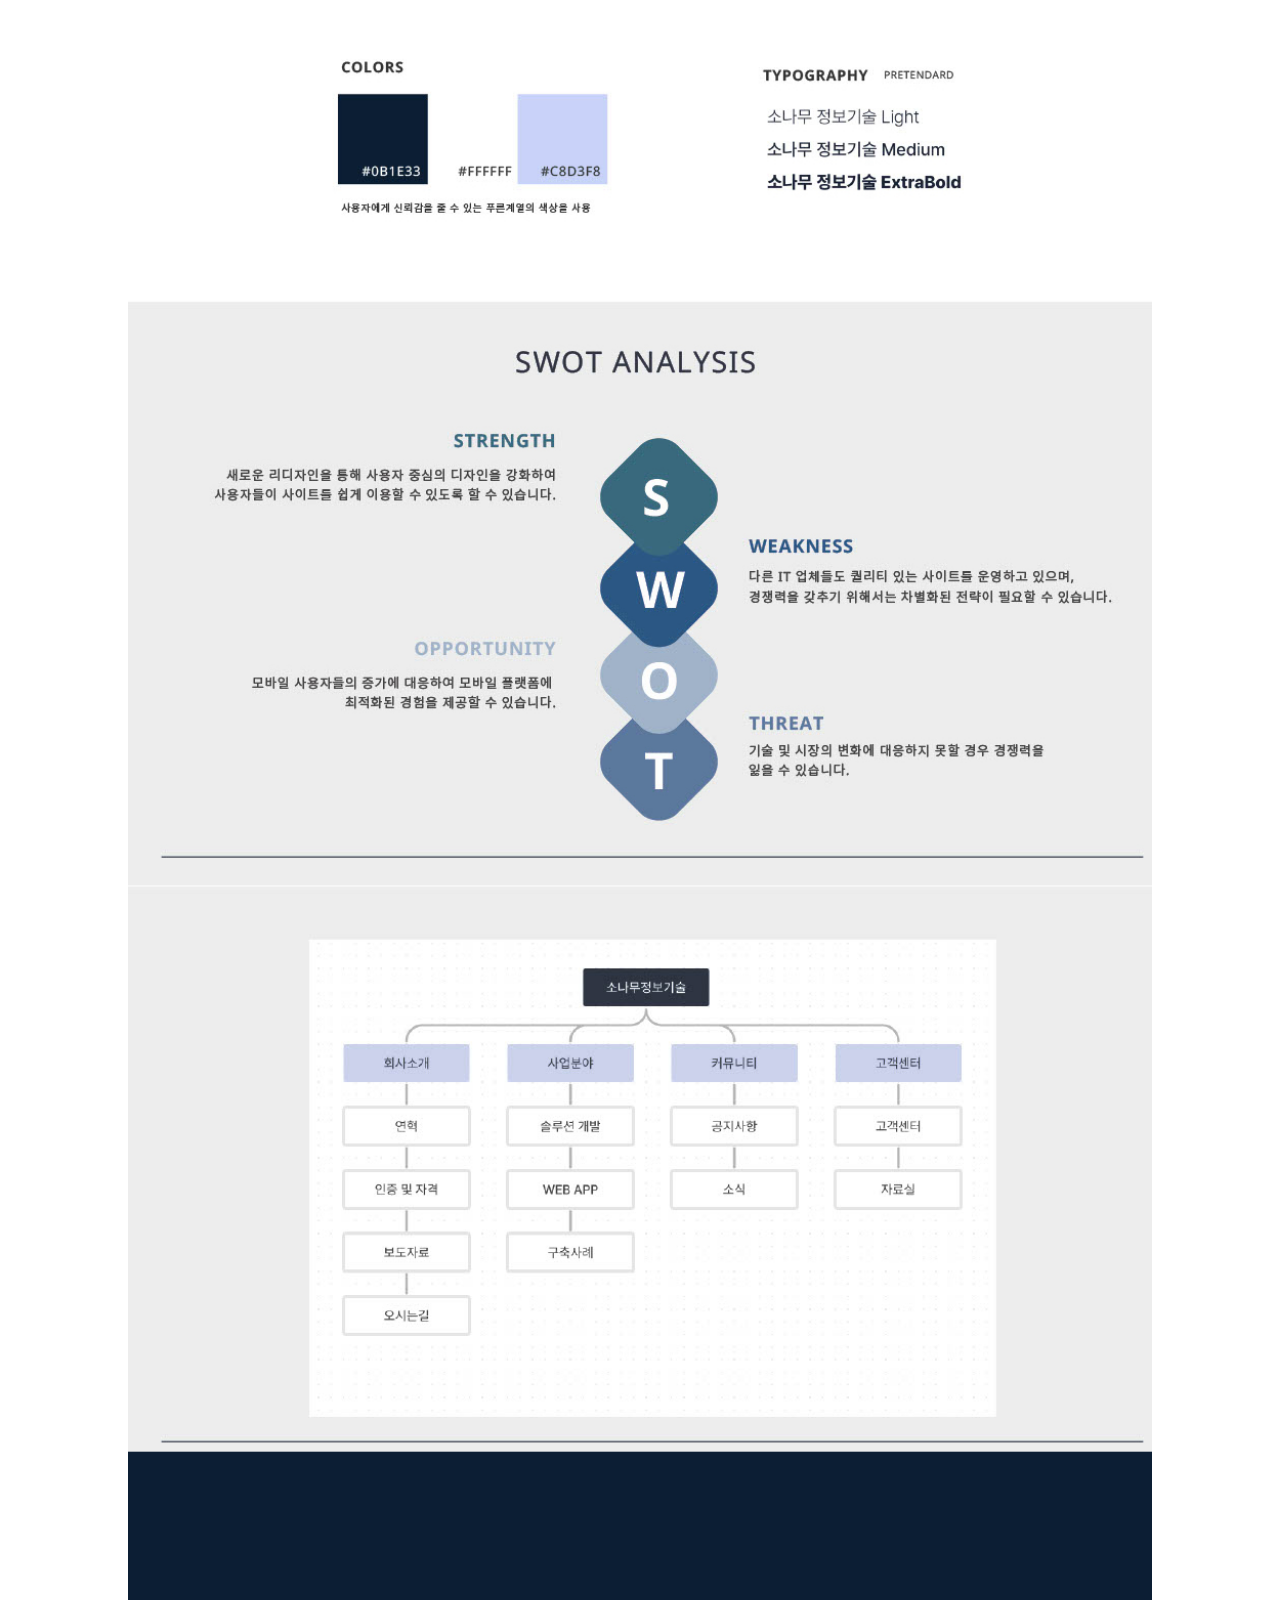
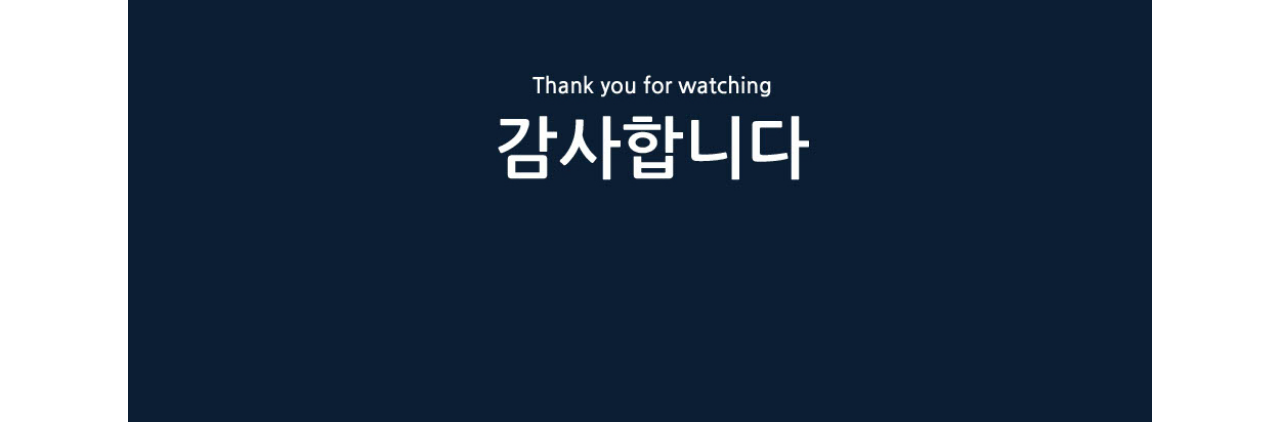
<file: project/teamproject01.html>
<!DOCTYPE html>
<html lang="ko">

<head>
    <meta charset="UTF-8">
    <meta name="viewport" content="width=device-width, initial-scale=1.0">
    <title>소나무기술정보 기업 연계 웹페이지 리뉴얼</title>
    <style>
        * {
            box-sizing: border-box;
            margin: 0;
            padding: 0;
        }

        .box {
            max-width: 80%;
            margin: 0 auto;
        }

        img {
            width: 100%;
        }
    </style>
</head>

<body>
    <div class="box">
        <a href="tree/index.html"><img src="../img/team1.jpg" alt="빌레로이 앤 보흐 스타일가이드"></a>
    </div>
</body>

</html>
</file>
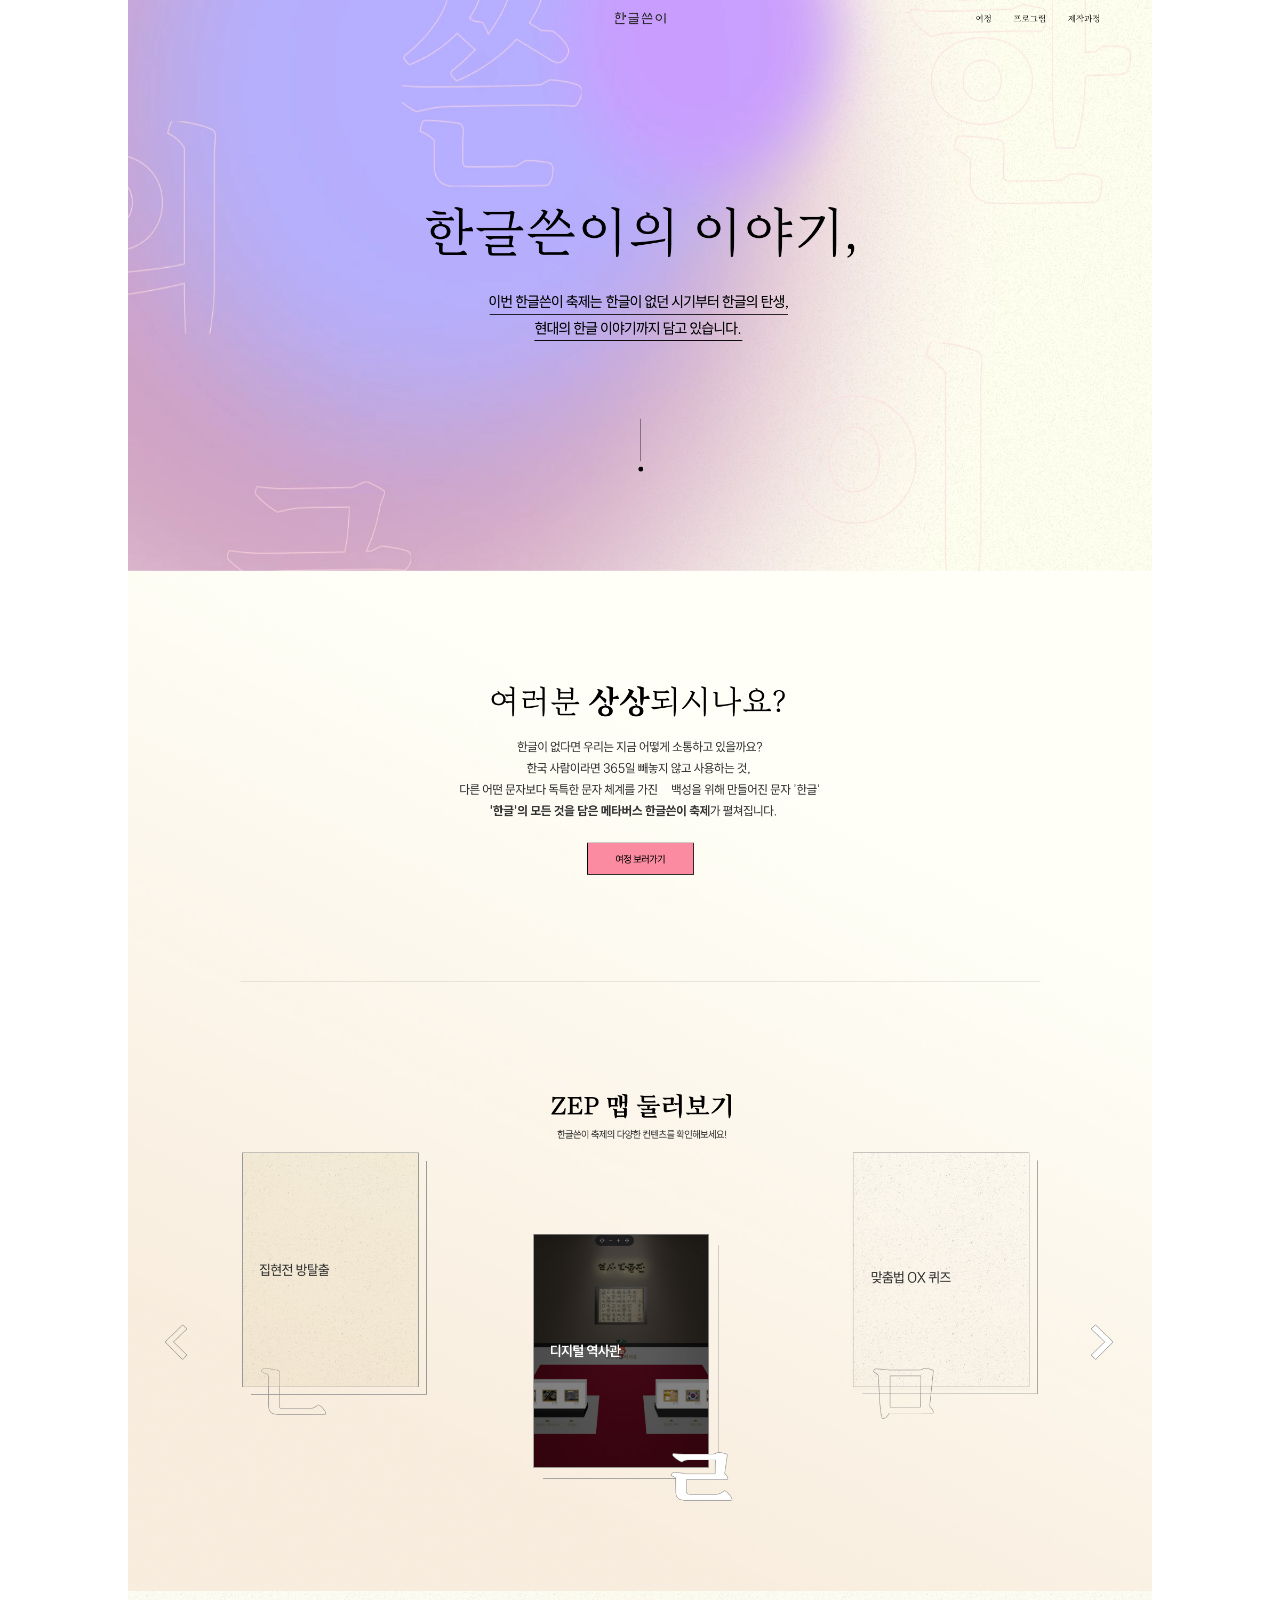
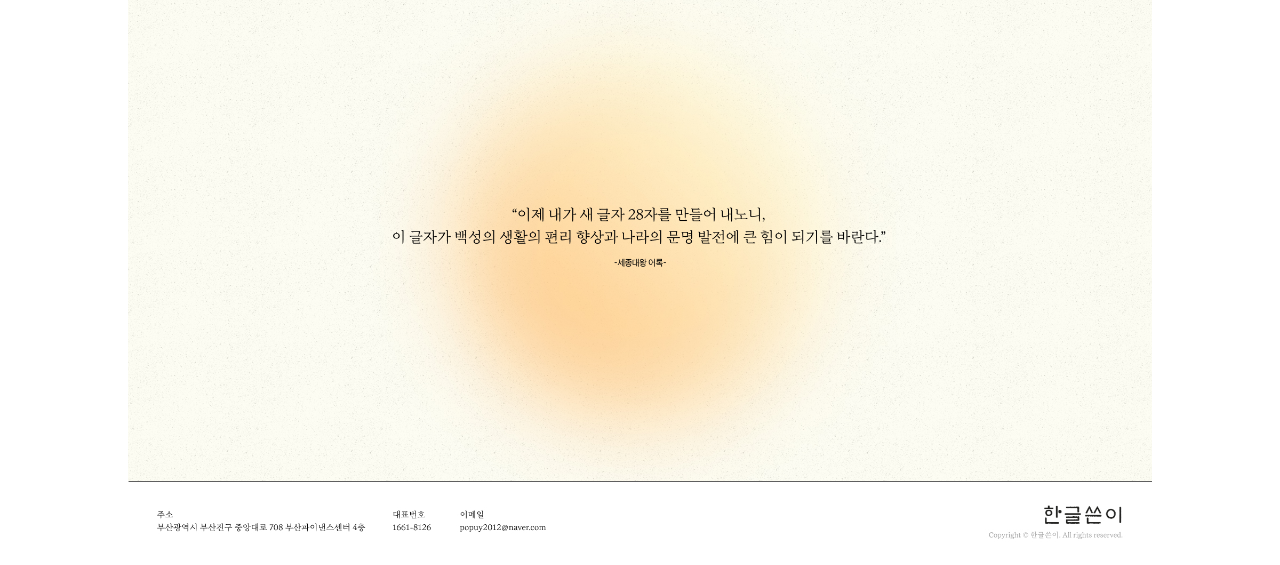
<file: project/teamproject02.html>
<!DOCTYPE html>
<html lang="ko">

<head>
    <meta charset="UTF-8">
    <meta name="viewport" content="width=device-width, initial-scale=1.0">
    <title>한글쓴이</title>
    <style>
        * {
            box-sizing: border-box;
            margin: 0;
            padding: 0;
        }

        .box {
            max-width: 80%;
            margin: 0 auto;
        }

        img {
            width: 100%;
        }
    </style>
</head>

<body>
    <div class="box">
        <a href="zep/index.html"><img src="../img/uiux_04.jpg" alt="한글쓴이 스타일가이드"></a>
    </div>
</body>

</html>
</file>
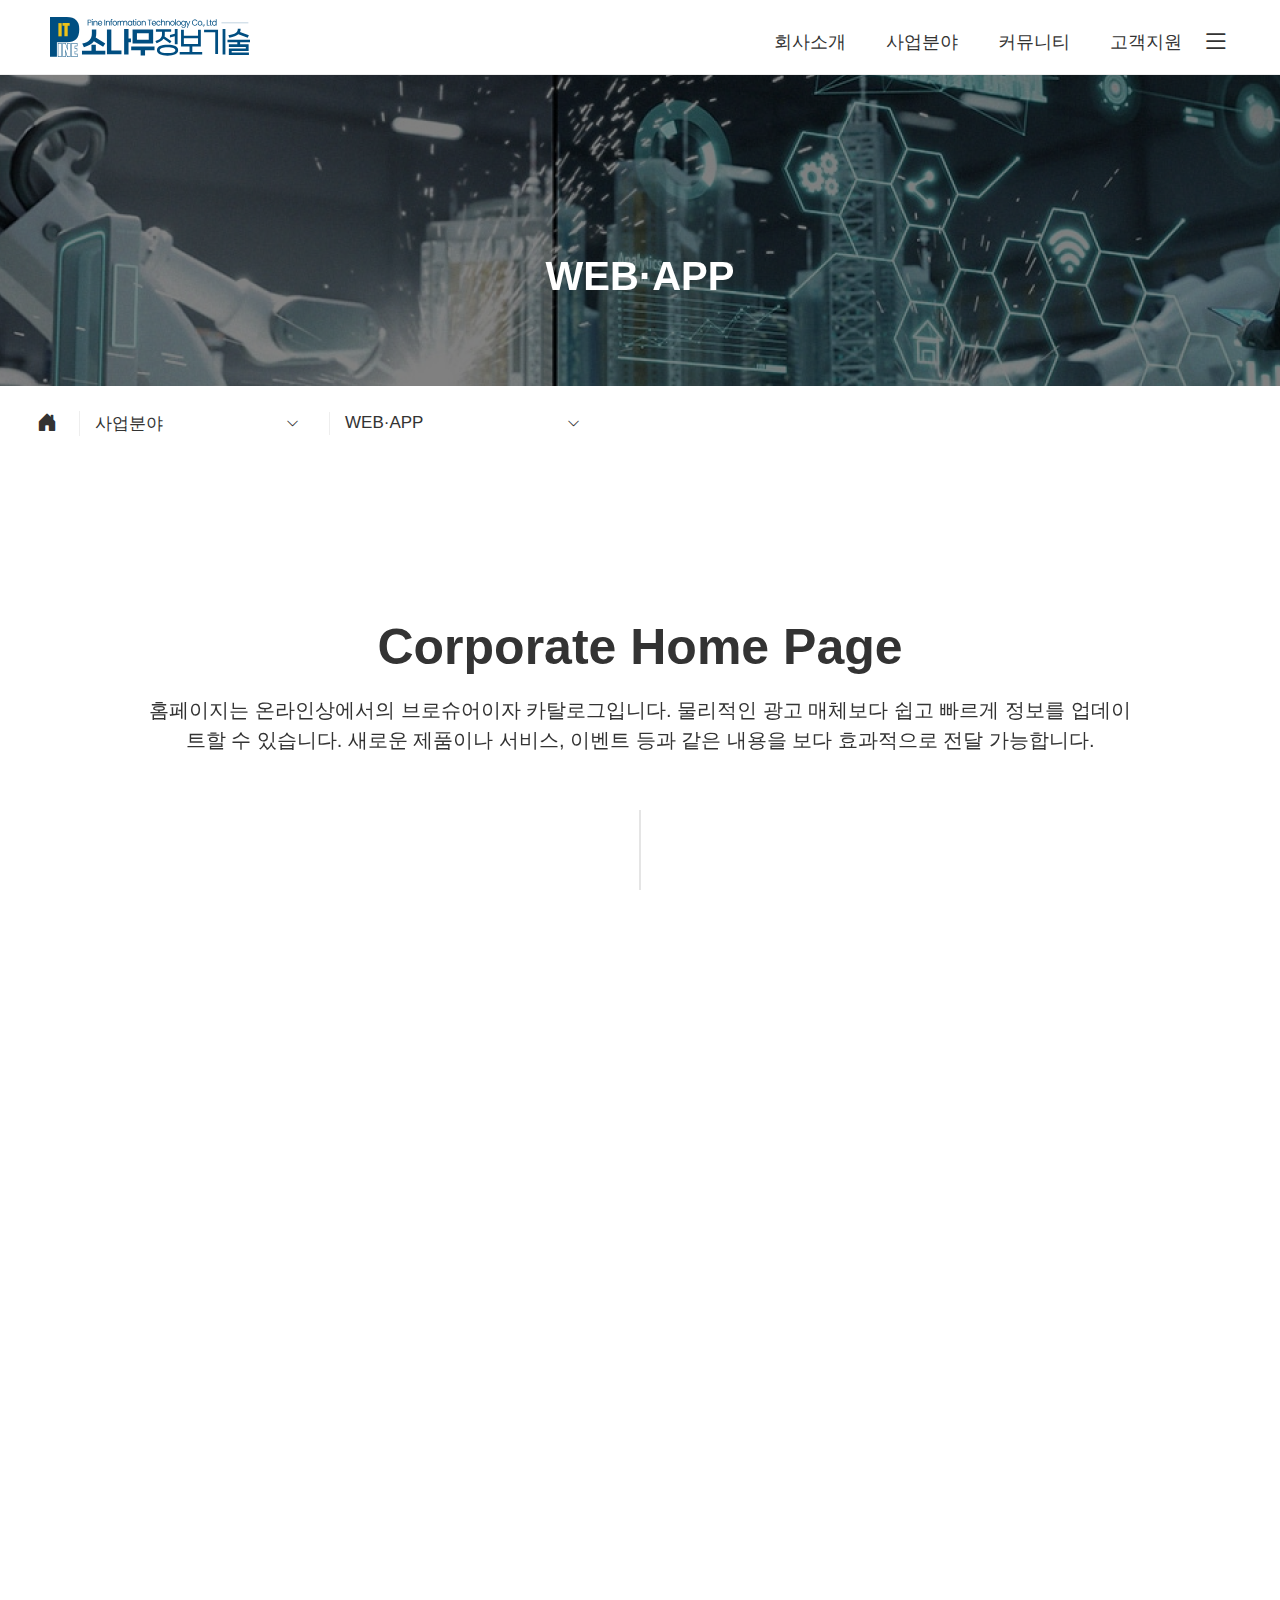
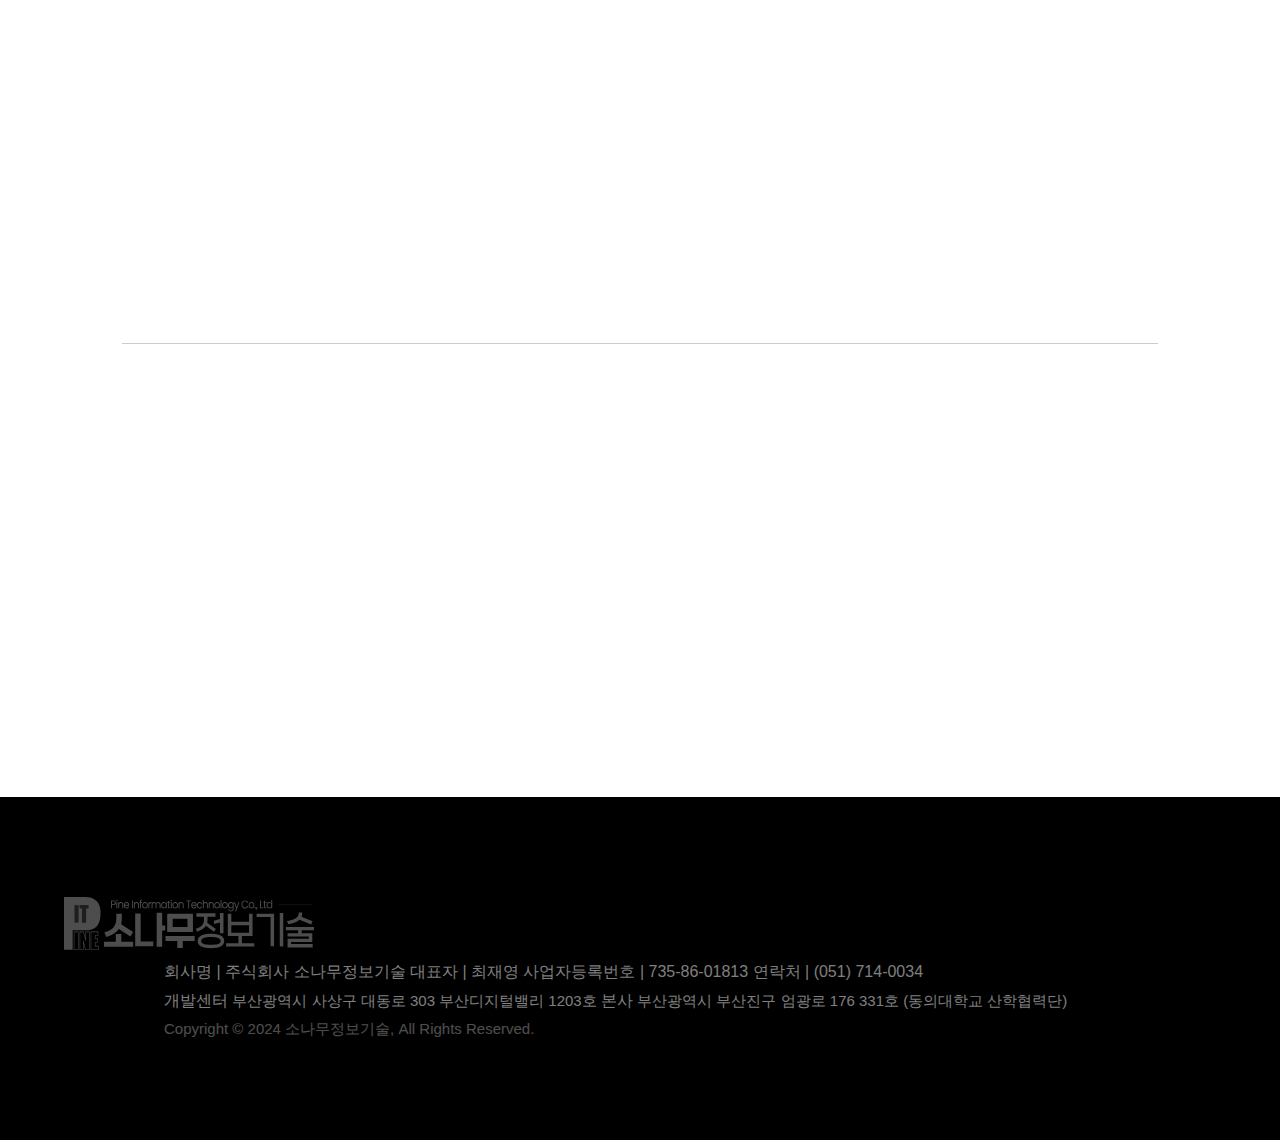
<file: project/tree/sub/app.html>
<!DOCTYPE html>
<html lang="ko">


<head>
    <meta charset="UTF-8">
    <meta name="viewport" content="width=device-width, initial-scale=1.0">
    <title>소나무정보기술</title>

    <!-- meta tag-->
    <meta name="title" content="소나무정보기술">
    <meta name="description" content="전문가들이 신뢰하는 IT기업 소나무정보기술">
    <meta name="keyword" content="IT, 소나무정보기술">
    <meta name="author" content="소나무정보기술">

    <!--favicon-->
    <link rel="shortcut icon" href="../images/favicon.svg" type="image/x-icon">

    <!--font-->
    <link rel="preconnect" href="https://fonts.googleapis.com">
    <link rel="preconnect" href="https://fonts.gstatic.com" crossorigin>
    <link href="https://fonts.googleapis.com/css2?family=Viga&display=swap" rel="stylesheet">
    <link rel="preconnect" href="https://fonts.googleapis.com">
    <link rel="preconnect" href="https://fonts.gstatic.com" crossorigin>
    <link href="https://fonts.googleapis.com/css2?family=Viga&display=swap" rel="stylesheet">
    <link rel="stylesheet" href="../css/font.css">

    <!--web icon-->
    <link rel="stylesheet" href="https://cdn.jsdelivr.net/npm/bootstrap-icons@1.11.3/font/bootstrap-icons.min.css">

    <!--css-->
    <link rel="stylesheet" href="../css/reset.css">
    <link rel="stylesheet" href="../css/swiper-bundle.min.css">
    <link href="https://unpkg.com/aos@2.3.1/dist/aos.css" rel="stylesheet">
    <link rel="stylesheet" href="../css/common.css">
    <link rel="stylesheet" href="../css/app.css">

    <!--js-->
    <script src="../js/swiper-bundle.min.js"></script>
    <script src="../js/jquery-3.7.1.min.js"></script>
    <script src="../js/common.js"></script>
    <script src="../js/app.js"></script>
</head>

<body>
    <div id="wrap">
        <!-- 사이트맵+모바일 영역 시작 -->
        <!-- 사이트맵 시작 -->
        <div class="all_wrap">
            <ul class="all_gnb">
                <li>
                    <a href="sub/story.html">회사소개</a>
                    <ul class="all_depth2">
                        <li><a href="../sub/story.html">연혁</a></li>
                        <li><a href="../sub/license.html">인증 및 자격</a></li>
                        <li><a href="../sub/PRESS.html">보도자료</a></li>
                        <li><a href="../sub/map.html">오시는 길</a></li>
                    </ul>
                </li>
                <li><a href="sub/solution.html">사업분야</a>
                    <ul class="all_depth2">
                        <li><a href="../sub/solution.html">솔루션 개발</a></li>
                        <li><a href="../sub/app.html">WEB&middot;APP</a></li>
                        <li><a href="../sub/case.html">구축사례</a></li>
                    </ul>
                </li>
                <li><a href="sub/notice.html">커뮤니티</a>
                    <ul class="all_depth2">
                        <li><a href="../sub/notice.html">공지사항</a></li>
                        <li><a href="../sub/report.html">소식</a></li>
                    </ul>
                </li>
                <li><a href="sub/login.html">고객지원</a>
                    <ul class="all_depth2">
                        <li><a href="../sub/login.html">고객센터</a></li>
                        <li><a href="../sub/data.html">자료실</a></li>
                    </ul>
                </li>
            </ul>
            <div class="all_close">
                <i class="bi bi-x-lg" aria-label="사이트맵 닫기"></i>
            </div>
        </div><!-- all_wrap -->
        <!-- 사이트맵 종료 -->
        <!-- 모바일 gnb 시작 -->
        <div class="mgnb_wrap">
            <ul class="m_gnb">
                <li><a href="#">회사소개</a>
                    <ul class="m_depth2">
                        <li><a href="../sub/story.html">연혁</a></li>
                        <li><a href="../sub/license.html">인증 및 자격</a></li>
                        <li><a href="../sub/press.html">보도자료</a></li>
                        <li><a href="../sub/map.html">오시는 길</a></li>
                    </ul>
                </li>
                <li><a href="#">사업분야</a>
                    <ul class="m_depth2">
                        <li><a href="../sub/solution.html">솔루션 개발</a></li>
                        <li><a href="../sub/app.html">WEB&middot;APP</a></li>
                        <li><a href="../sub/case.html">구축사례</a></li>
                    </ul>
                </li>
                <li><a href="#">커뮤니티</a>
                    <ul class="m_depth2">
                        <li><a href="../sub/notice.html">공지사항</a></li>
                        <li><a href="../sub/report.html">소식</a></li>
                    </ul>
                </li>
                <li><a href="#">고객지원</a>
                    <ul class="m_depth2">
                        <li><a href="../sub/login.html">고객센터</a></li>
                        <li><a href="../sub/data.html">자료실</a></li>
                    </ul>
                </li>
            </ul><!-- m_gnb -->
            <div class="mgnb_close">
                <i class="bi bi-x-lg" aria-label="사이트맵 닫기"></i>
            </div>
        </div><!-- mgnb_wrap -->
        <!-- 모바일 gnb 종료 -->
        <!-- 사이트맵+모바일 영역 종료 -->

        <header id="header">
            <div class="hd_left">
                <h1><a href="../index.html"><img src="../images/common/logo_header.svg" alt="메인으로 돌아가기"></a></h1>
            </div>
            <div class="hd_right">
                <nav>
                    <ul class="gnb">
                        <li><a href="../sub/story.html">회사소개</a>
                            <ul class="depth2">
                                <li><a href="../sub/story.html">연혁</a></li>
                                <li><a href="../sub/license.html">인증 및 자격</a></li>
                                <li><a href="../sub/press.html">보도자료</a></li>
                                <li><a href="../sub/map.html">오시는 길</a></li>
                            </ul>
                        </li>
                        <li><a href="../sub/solution.html">사업분야</a>
                            <ul class="depth2">
                                <li><a href="../sub/solution.html">솔루션 개발</a></li>
                                <li><a href="../sub/app.html">WEB&middot;APP</a></li>
                                <li><a href="../sub/case.html">구축사례</a></li>
                            </ul>
                        </li>
                        <li><a href="../sub/notice.html">커뮤니티</a>
                            <ul class="depth2">
                                <li><a href="../sub/notice.html">공지사항</a></li>
                                <li><a href="../sub/report.html">소식</a></li>
                            </ul>
                        </li>
                        <li><a href="../sub/login.html">고객지원</a>
                            <ul class="depth2">
                                <li><a href="../sub/login.html">고객센터</a></li>
                                <li><a href="../sub/data.html">자료실</a></li>
                            </ul>
                        </li>
                    </ul>
                </nav>
                <div class="gnb_bg"></div>
                <ul>
                    <li class="btn_sitemap"><i class="bi bi-list"></i></li>
                </ul>
            </div>

        </header>

        <!-- container 서브페이지 상단 공통영역 시작 -->
        <div id="container">
            <div class="sub_visual">
                <!-- 각자 서브페이지에 맞는 이미지 삽입, h2 수정필수 -->
                <div class="sv_bg">
                    <img src="../images/sub/field/field_mv.png" alt="">
                </div>
                <h2>WEB&middot;APP</h2>
            </div> <!-- sv -->

            <nav class="bread_wrap">
                <div class="bread_btn">
                    <div class="btn1">
                        <button><a href="../index.html"><i class="bi bi-house-door-fill"></i></a></button>
                    </div>

                    <!-- 각자 맡은 서브페이지 위치에 맞게 텍스트 수정필수 -->
                    <div class="btn2">
                        <button>사업분야</button>
                        <button class="down1"><i class="bi bi-chevron-down"></i></button>
                        <ul class="bread_gnb1">
                            <li><a href="../sub/story.html">회사소개</a></li>
                            <li><a href="../sub/solution.html">사업분야</a></li>
                            <li><a href="../sub/report.html">커뮤니티</a></li>
                            <li><a href="../sub/data.html">고객지원</a></li>
                        </ul>
                    </div>

                    <div class="btn3">
                        <button>WEB&middot;APP</button>
                        <button class="down2"><i class="bi bi-chevron-down"></i></button>

                        <ul class="bread_gnb2">
                            <li><a href="../sub/solution.html">솔루션 개발</a></li>
                            <li><a href="../sub/app.html">WEB&middot;APP</a></li>
                            <li><a href="../sub/case.html">구축사례</a></li>
                        </ul>
                    </div>

                </div><!-- bread_btn -->
            </nav>
        </div><!-- container 서브페이지 상단 공통영역 끝 -->

        <div id="content">
            <div class="inner">
                <div class="a_txt" data-aos="fade-up" data-aos-once="true" data-aos-duration="1000">
                    <h2>Corporate Home Page
                    </h2>
                    <p>홈페이지는 온라인상에서의 브로슈어이자 카탈로그입니다. 물리적인 광고 매체보다 쉽고 빠르게 정보를 업데이트할 수 있습니다.
                        새로운 제품이나 서비스, 이벤트 등과 같은 내용을 보다 효과적으로 전달 가능합니다.</p>
                </div><!-- a_txt -->

                <div class="a_img" data-aos="fade-up" data-aos-once="true" data-aos-duration="1000">
                    <img src="../images/sub/field/solution02.png" alt="">
                </div>

                <div class="app_intro" data-aos="fade-up" data-aos-once="true" data-aos-duration="1000">
                    <h3>소나무 정보기술은</h3>

                    <div class="a_description">
                        <p>잘만든 홈페이지가 있는 것만으로도 고객에게 신뢰감을 줄 수 있습니다.
                            1:1 맞춤형 구축, 사업 본연의 목적에 맞는 홈페이지 제공으로 기업의 가치를 올려드립니다.
                        </p>
                        <ul class="box">
                            <li>HTML</li>
                            <li>CSS</li>
                            <li>VUE</li>
                            <li>JAVASCRIPT</li>
                            <li>MS-SQL</li>
                        </ul>
                    </div>
                </div><!-- app_intro -->

                <div class="app_icon">
                    <dl data-aos="fade-up" data-aos-once="true" data-aos-duration="1000" data-aos-delay="100">
                        <dt><img src="../images/sub/field/ico_solution05.png" alt=""></dt>
                        <dd><span>비지니스 홍보</span> <br>
                            온라인 웹사이트 서비스는 <br>
                            필수요소입니다.</dd>
                    </dl>
                    <dl data-aos="fade-up" data-aos-once="true" data-aos-duration="1000" data-aos-delay="200">
                        <dt><img src="../images/sub/field/ico_solution06.png" alt=""></dt>
                        <dd><span>디지털 마케팅</span><br>
                            웹 기반 채널을 활용하여 회사 브랜드, <br>
                            제품, 서비스에 대한
                            메시지를 <br>
                            잠재 고객에게 전파가능합니다.</dd>
                    </dl>
                    <dl data-aos="fade-up" data-aos-once="true" data-aos-duration="1000" data-aos-delay="300">
                        <dt><img src="../images/sub/field/ico_solution07.png" alt=""></dt>
                        <dd>접근성 및 신뢰성 <span><br>
                                홈페이지는 24시간 정보를 제공</span> 하여 <br>언제든지 어디서든 상품 및 <br>
                            서비스 검색이 가능합니다.</dd>
                    </dl>
                    <dl data-aos="fade-up" data-aos-once="true" data-aos-duration="1000" data-aos-delay="400">
                        <dt><img src="../images/sub/field/ico_solution08.png" alt=""></dt>
                        <dd><span> 고객 서비스 향상</span> <br>
                            FAQ, 뉴스레터 등을 통해 <br>
                            고객의 궁금증 해결 및 <br>
                            고객 서비스가 향상 됩니다.</dd>
                    </dl>

                </div><!-- app_icon -->

            </div><!-- inner -->
        </div>

        <footer id="footer">
            <div class="inner">
                <div class="footer_logo">
                    <h2><a href="../index.html"><img src="../images/main/logo_g.svg" alt="소나무정보기술 하단 로고 이미지"></a></h2>
                </div>

                <div class="footer_bottom">
                    <div class="footer_info">
                        <a href="#"><span>회사명 |</span> 주식회사 소나무정보기술 <span>대표자 | </span> 최재영<span>
                                사업자등록번호 |</span> 735-86-01813<span> 연락처 |</span> (051) 714-0034</a>
                    </div>

                    <address><span>개발센터 </span> 부산광역시 사상구 대동로 303 부산디지털밸리 1203호<span> 본사</span> 부산광역시 부산진구
                        엄광로 176 331호 (동의대학교 산학협력단)
                    </address>

                    <div class="copy">Copyright &copy; 2024 소나무정보기술, All Rights Reserved.</div>
                </div><!-- footer_bottom -->
            </div><!-- inner -->
        </footer>
    </div>

    <script src="https://unpkg.com/aos@next/dist/aos.js"></script>
    <script>
        AOS.init();
    </script>
</body>

</html>
</file>
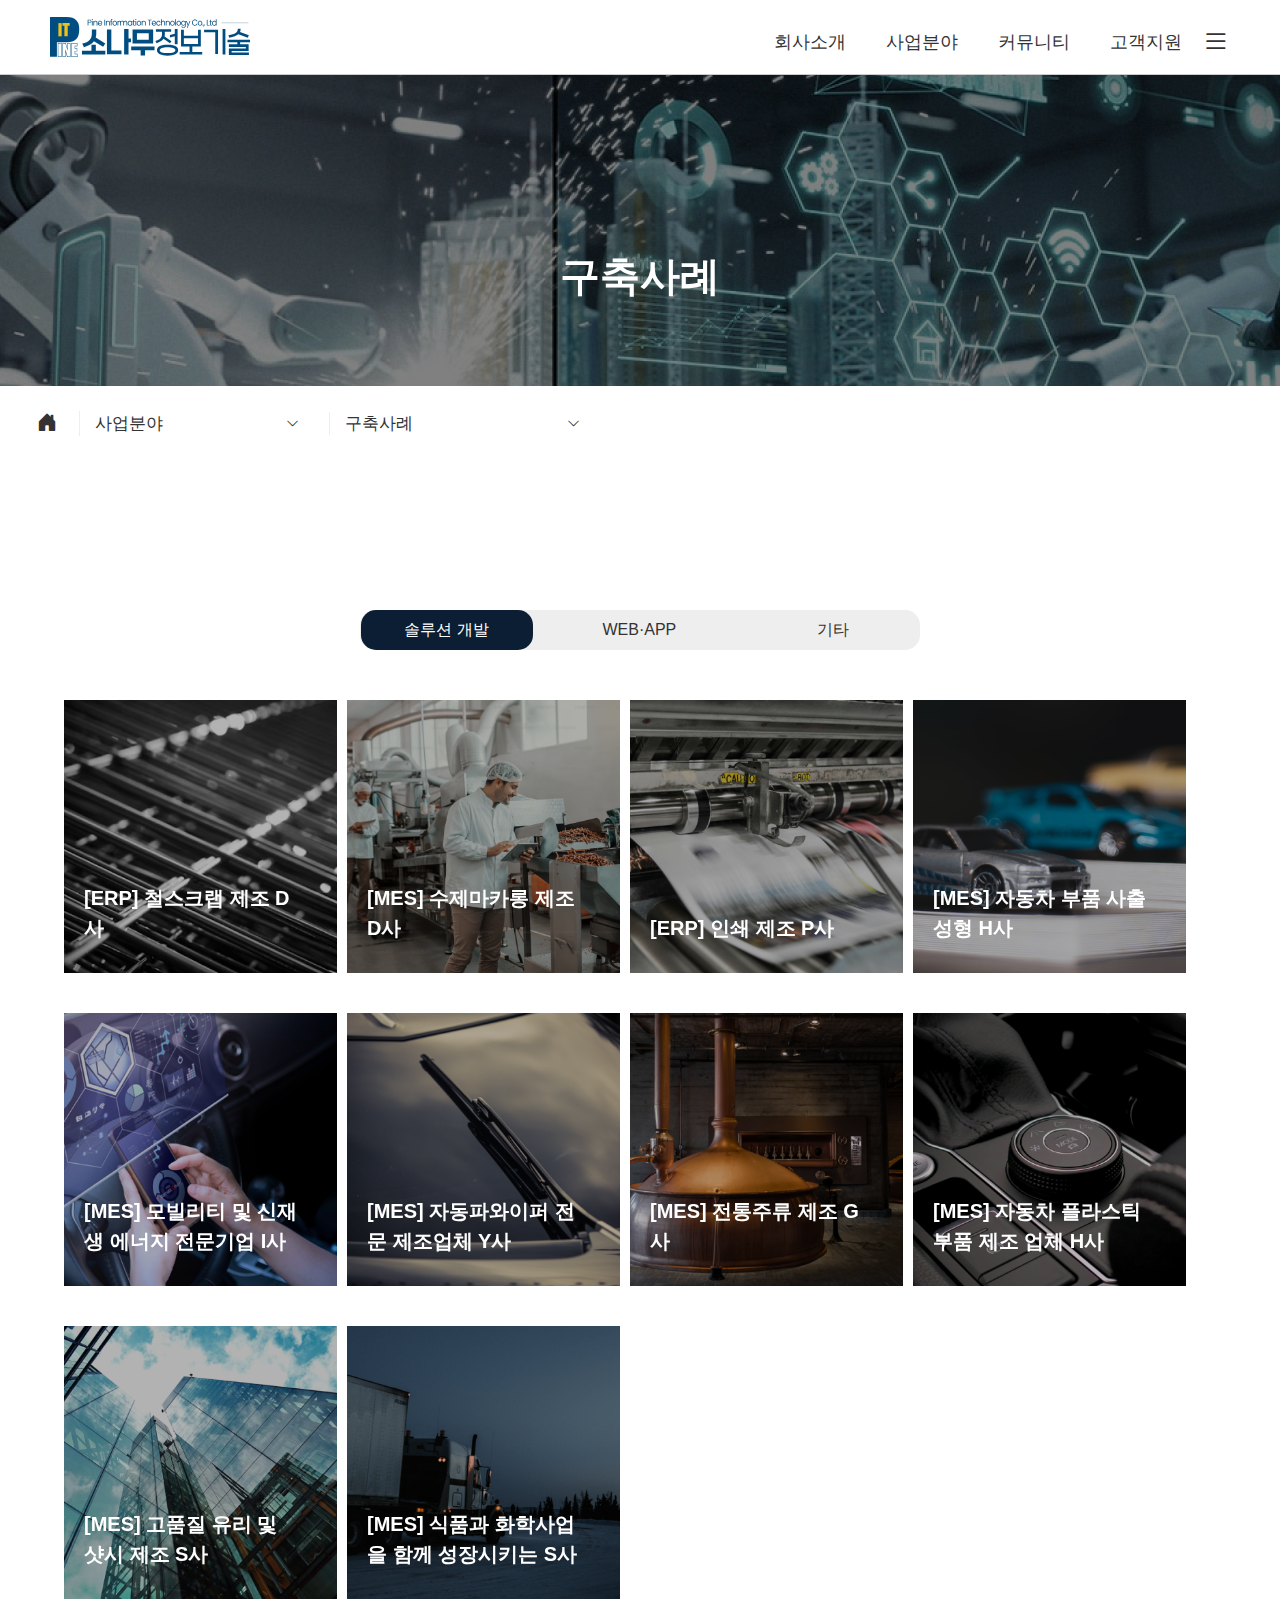
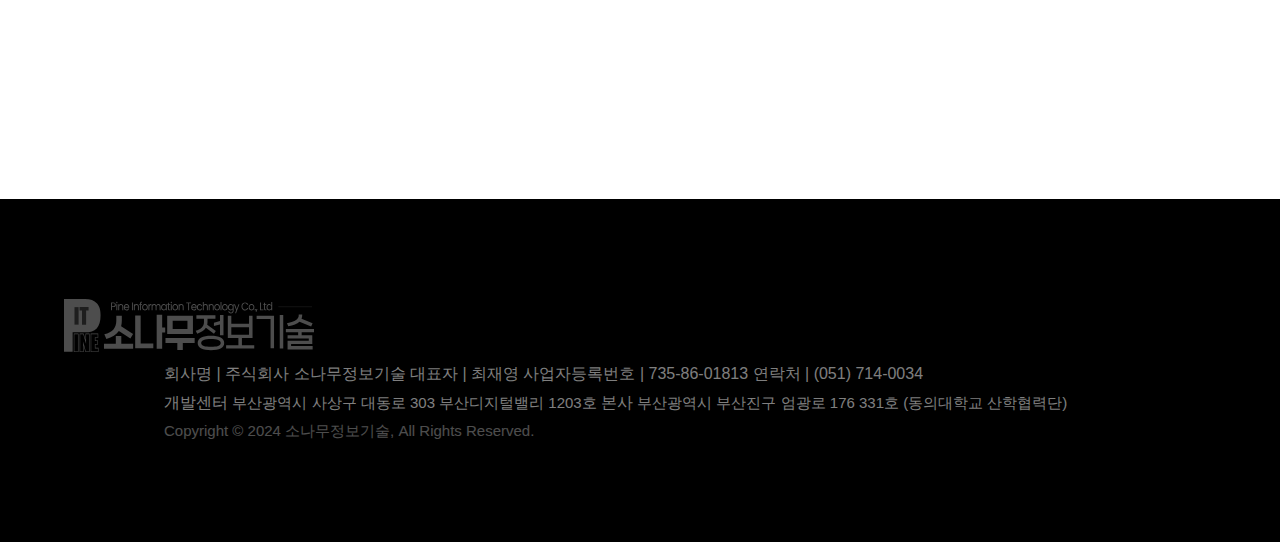
<file: project/tree/sub/case.html>
<!DOCTYPE html>
<html lang="ko">

<head>
    <meta charset="UTF-8">
    <meta name="viewport" content="width=device-width, initial-scale=1.0">
    <title>소나무정보기술</title>

    <!-- meta tag-->
    <meta name="title" content="소나무정보기술">
    <meta name="description" content="전문가들이 신뢰하는 IT기업 소나무정보기술">
    <meta name="keyword" content="IT, 소나무정보기술">
    <meta name="author" content="소나무정보기술">

    <!--favicon-->
    <link rel="shortcut icon" href="../images/favicon.svg" type="image/x-icon">

    <!--font-->
    <link rel="preconnect" href="https://fonts.googleapis.com">
    <link rel="preconnect" href="https://fonts.gstatic.com" crossorigin>
    <link href="https://fonts.googleapis.com/css2?family=Viga&display=swap" rel="stylesheet">
    <link rel="preconnect" href="https://fonts.googleapis.com">
    <link rel="preconnect" href="https://fonts.gstatic.com" crossorigin>
    <link href="https://fonts.googleapis.com/css2?family=Viga&display=swap" rel="stylesheet">
    <link rel="stylesheet" href="../css/font.css">

    <!--web icon-->
    <link rel="stylesheet" href="https://cdn.jsdelivr.net/npm/bootstrap-icons@1.11.3/font/bootstrap-icons.min.css">

    <!--css-->
    <link rel="stylesheet" href="../css/reset.css">
    <link rel="stylesheet" href="../css/swiper-bundle.min.css">
    <link href="https://unpkg.com/aos@2.3.1/dist/aos.css" rel="stylesheet">
    <link rel="stylesheet" href="../css/common.css">
    <link rel="stylesheet" href="../css/story.css">
    <link rel="stylesheet" href="../css/case.css">
    <!--js-->
    <script src="../js/swiper-bundle.min.js"></script>
    <script src="../js/jquery-3.7.1.min.js"></script>
    <script src="https://unpkg.com/aos@2.3.1/dist/aos.js"></script>
    <script src="../js/common.js"></script>
    <script src="../js/story.js"></script>
    <script src="../js/case.js"></script>
</head>

<body>
    <div id="wrap">
        <!-- 사이트맵+모바일 영역 시작 -->
        <!-- 사이트맵 시작 -->
        <div class="all_wrap">
            <ul class="all_gnb">
                <li>
                    <a href="sub/story.html">회사소개</a>
                    <ul class="all_depth2">
                        <li><a href="../sub/story.html">연혁</a></li>
                        <li><a href="../sub/license.html">인증 및 자격</a></li>
                        <li><a href="../sub/PRESS.html">보도자료</a></li>
                        <li><a href="../sub/map.html">오시는 길</a></li>
                    </ul>
                </li>
                <li><a href="sub/solution.html">사업분야</a>
                    <ul class="all_depth2">
                        <li><a href="../sub/solution.html">솔루션 개발</a></li>
                        <li><a href="../sub/app.html">WEB&middot;APP</a></li>
                        <li><a href="../sub/case.html">구축사례</a></li>
                    </ul>
                </li>
                <li><a href="sub/notice.html">커뮤니티</a>
                    <ul class="all_depth2">
                        <li><a href="../sub/notice.html">공지사항</a></li>
                        <li><a href="../sub/report.html">소식</a></li>
                    </ul>
                </li>
                <li><a href="sub/login.html">고객지원</a>
                    <ul class="all_depth2">
                        <li><a href="../sub/login.html">고객센터</a></li>
                        <li><a href="../sub/data.html">자료실</a></li>
                    </ul>
                </li>
            </ul>
            <div class="all_close">
                <i class="bi bi-x-lg" aria-label="사이트맵 닫기"></i>
            </div>
        </div><!-- all_wrap -->
        <!-- 사이트맵 종료 -->
        <!-- 모바일 gnb 시작 -->
        <div class="mgnb_wrap">
            <ul class="m_gnb">
                <li><a href="#">회사소개</a>
                    <ul class="m_depth2">
                        <li><a href="../sub/story.html">연혁</a></li>
                        <li><a href="../sub/license.html">인증 및 자격</a></li>
                        <li><a href="../sub/press.html">보도자료</a></li>
                        <li><a href="../sub/map.html">오시는 길</a></li>
                    </ul>
                </li>
                <li><a href="#">사업분야</a>
                    <ul class="m_depth2">
                        <li><a href="../sub/solution.html">솔루션 개발</a></li>
                        <li><a href="../sub/app.html">WEB&middot;APP</a></li>
                        <li><a href="../sub/case.html">구축사례</a></li>
                    </ul>
                </li>
                <li><a href="#">커뮤니티</a>
                    <ul class="m_depth2">
                        <li><a href="../sub/notice.html">공지사항</a></li>
                        <li><a href="../sub/report.html">소식</a></li>
                    </ul>
                </li>
                <li><a href="#">고객지원</a>
                    <ul class="m_depth2">
                        <li><a href="../sub/login.html">고객센터</a></li>
                        <li><a href="../sub/data.html">자료실</a></li>
                    </ul>
                </li>
            </ul><!-- m_gnb -->
            <div class="mgnb_close">
                <i class="bi bi-x-lg" aria-label="사이트맵 닫기"></i>
            </div>
        </div><!-- mgnb_wrap -->
        <!-- 모바일 gnb 종료 -->
        <!-- 사이트맵+모바일 영역 종료 -->

        <header id="header">
            <div class="hd_left">
                <h1><a href="../index.html"><img src="../images/common/logo_header.svg" alt="메인으로 돌아가기"></a></h1>
            </div>
            <div class="hd_right">
                <nav>
                    <ul class="gnb">
                        <li><a href="../sub/story.html">회사소개</a>
                            <ul class="depth2">
                                <li><a href="../sub/story.html">연혁</a></li>
                                <li><a href="../sub/license.html">인증 및 자격</a></li>
                                <li><a href="../sub/press.html">보도자료</a></li>
                                <li><a href="../sub/map.html">오시는 길</a></li>
                            </ul>
                        </li>
                        <li><a href="../sub/solution.html">사업분야</a>
                            <ul class="depth2">
                                <li><a href="../sub/solution.html">솔루션 개발</a></li>
                                <li><a href="../sub/app.html">WEB&middot;APP</a></li>
                                <li><a href="../sub/case.html">구축사례</a></li>
                            </ul>
                        </li>
                        <li><a href="../sub/notice.html">커뮤니티</a>
                            <ul class="depth2">
                                <li><a href="../sub/notice.html">공지사항</a></li>
                                <li><a href="../sub/report.html">소식</a></li>
                            </ul>
                        </li>
                        <li><a href="../sub/login.html">고객지원</a>
                            <ul class="depth2">
                                <li><a href="../sub/login.html">고객센터</a></li>
                                <li><a href="../sub/data.html">자료실</a></li>
                            </ul>
                        </li>
                    </ul>
                </nav>
                <div class="gnb_bg"></div>
                <ul>
                    <li class="btn_sitemap"><i class="bi bi-list"></i></li>
                </ul>
            </div>

        </header>

        <!-- container 서브페이지 상단 공통영역 시작 -->
        <div id="container">
            <div class="sub_visual">
                <!-- 각자 서브페이지에 맞는 이미지 삽입, h2 수정필수 -->
                <div class="sv_bg">
                    <img src="../images/sub/field/field_mv.png" alt="">
                </div>
                <h2>구축사례</h2>
            </div> <!-- sv -->

            <nav class="bread_wrap">
                <div class="bread_btn">
                    <div class="btn1">
                        <button><a href="../index.html"><i class="bi bi-house-door-fill"></i></a></button>
                    </div>

                    <!-- 각자 맡은 서브페이지 위치에 맞게 텍스트 수정필수 -->
                    <div class="btn2">
                        <button>사업분야</button>
                        <button class="down1"><i class="bi bi-chevron-down"></i></button>
                        <ul class="bread_gnb1">
                            <li><a href="../sub/story.html">회사소개</a></li>
                            <li><a href="../sub/solution.html">사업분야</a></li>
                            <li><a href="../sub/report.html">커뮤니티</a></li>
                            <li><a href="../sub/data.html">고객지원</a></li>
                        </ul>
                    </div>

                    <div class="btn3">
                        <button>구축사례</button>
                        <button class="down2"><i class="bi bi-chevron-down"></i></button>

                        <ul class="bread_gnb2">
                            <li><a href="../sub/solution.html">솔루션 개발</a></li>
                            <li><a href="../sub/app.html">WEB&middot;APP</a></li>
                            <li><a href="../sub/case.html">구축사례</a></li>
                        </ul>
                    </div>

                </div><!-- bread_btn -->
            </nav>
        </div><!-- container 서브페이지 상단 공통영역 끝 -->


        <main id="case">
            <div class="inner">
                <ul class="tab_btn" data-aos="fade-up" data-aos-duration="1000" data-aos-easing="ease-in-out"
                    data-aos-once="true" data-aos-delay="50">
                    <li class="active">솔루션 개발</li>
                    <li>WEB&middot;APP</li>
                    <li>기타</li>
                </ul>

                <ul class="tab_con" data-aos="fade-up" data-aos-duration="1000" data-aos-easing="ease-in-out"
                    data-aos-once="true" data-aos-delay="100">
                    <li>
                        <ul class="solution">
                            <li>
                                <div class="solution_img"><img src="../images/sub/field/solution03.png"
                                        alt="솔루션 이미지 사진1">
                                </div>
                                <p>[ERP] 철스크랩 제조 D사</p>
                                <a href="../sub/case_detail01.html" class="btn_read">READ<br> MORE</a>
                            </li>
                            <li>
                                <div class="solution_img"><img src="../images/sub/field/solution04.png"
                                        alt="솔루션 이미지 사진2">
                                </div>
                                <p>[MES] 수제마카롱 제조 D사</p>
                                <a href="../sub/case_detail02.html" class="btn_read">READ<br> MORE</a>
                            </li>
                            <li>
                                <div class="solution_img"><img src="../images/sub/field/solution05.png"
                                        alt="솔루션 이미지 사진3">
                                </div>
                                <p>[ERP] 인쇄 제조 P사</p>
                                <a href="../sub/case_detail03.html" class="btn_read">READ<br> MORE</a>
                            </li>
                            <li>
                                <div class="solution_img"><img src="../images/sub/field/solution06.png"
                                        alt="솔루션 이미지 사진4">
                                </div>
                                <p>[MES] 자동차 부품 사출성형 H사</p>
                                <a href="../sub/case_detail04.html" class="btn_read">READ<br> MORE</a>
                            </li>
                            <li>
                                <div class="solution_img"><img src="../images/sub/field/solution07.png"
                                        alt="솔루션 이미지 사진5">
                                </div>
                                <p>[MES] 모빌리티 및 신재생 에너지 전문기업 I사</p>
                                <a href="../sub/case_detail05.html" class="btn_read">READ<br> MORE</a>
                            </li>
                            <li>
                                <div class="solution_img"><img src="../images/sub/field/solution08.png"
                                        alt="솔루션 이미지 사진6">
                                </div>
                                <p>[MES] 자동파와이퍼 전문 제조업체 Y사</p>
                                <a href="../sub/case_detail06.html" class="btn_read">READ<br> MORE</a>
                            </li>
                            <li>
                                <div class="solution_img"><img src="../images/sub/field/solution09.png"
                                        alt="솔루션 이미지 사진7">
                                </div>
                                <p>[MES] 전통주류 제조 G사</p>
                                <a href="../sub/case_detail07.html" class="btn_read">READ<br> MORE</a>
                            </li>
                            <li>
                                <div class="solution_img"><img src="../images/sub/field/solution10.png"
                                        alt="솔루션 이미지 사진8">
                                </div>
                                <p>[MES] 자동차 플라스틱 부품 제조 업체 H사</p>
                                <a href="../sub/case_detail08.html" class="btn_read">READ<br> MORE</a>
                            </li>
                            <li>
                                <div class="solution_img"><img src="../images/sub/field/solution11.png"
                                        alt="솔루션 이미지 사진9">
                                </div>
                                <p>[MES] 고품질 유리 및 샷시 제조 S사</p>
                                <a href="../sub/case_detail09.html" class="btn_read">READ<br> MORE</a>
                            </li>
                            <li>
                                <div class="solution_img"><img src="../images/sub/field/solution12.png"
                                        alt="솔루션 이미지 사진11">
                                </div>
                                <p>[MES] 식품과 화학사업을 함께 성장시키는 S사</p>
                                <a href="../sub/case_detail10.html" class="btn_read">READ<br> MORE</a>
                            </li>
                        </ul>
                    </li>



                    <li>
                        <ul class="solution">
                            <li>
                                <div class="solution_img"><img src="../images/sub/field/solution13.png"
                                        alt="WEB•APP 이미지 사진1">
                                </div>
                                <p>[반응형] 통합예약 커뮤니티 D사</p>
                                <a href="../sub/case_detail11.html" class="btn_read">READ<br> MORE</a>
                            </li>
                            <li>
                                <div class="solution_img"><img src="../images/sub/field/solution14.png"
                                        alt="WEB•APP 이미지 사진2">
                                </div>
                                <p>[반응형] 와인커뮤니티 플랫폼 W사</p>
                                <a href="../sub/case_detail12.html" class="btn_read">READ<br> MORE</a>
                            </li>
                            <li>
                                <div class="solution_img"><img src="../images/sub/field/solution15.png"
                                        alt="WEB•APP 이미지 사진3">
                                </div>
                                <p>[반응형] 스마트안전관리 K공사</p>
                                <a href="../sub/case_detail13.html" class="btn_read">READ<br> MORE</a>
                            </li>
                            <li>
                                <div class="solution_img"><img src="../images/sub/field/solution16.png"
                                        alt="WEB•APP 이미지 사진4">
                                </div>
                                <p>[APP] 스틸가공 전문 업체 H사</p>
                                <a href="../sub/case_detail14.html" class="btn_read">READ<br> MORE</a>
                            </li>
                            <li>
                                <div class="solution_img"><img src="../images/sub/field/solution17.png"
                                        alt="WEB•APP 이미지 사진5">
                                </div>
                                <p>[APP] 자동차 플라스틱 부품 제조 업체 H사</p>
                                <a href="../sub/case_detail15.html" class="btn_read">READ<br> MORE</a>
                            </li>
                            <li>
                                <div class="solution_img"><img src="../images/sub/field/solution18.png"
                                        alt="WEB•APP 이미지 사진6">
                                </div>
                                <p>[반응형] 네트워크 플랫폼 W사</p>
                                <a href="../sub/case_detail16.html" class="btn_read">READ<br> MORE</a>
                            </li>
                            <li>
                                <div class="solution_img"><img src="../images/sub/field/solution19.png"
                                        alt="WEB•APP 이미지 사진7">
                                </div>
                                <p>[반응형] 무인주문 태블릿 주문관리 M사</p>
                                <a href="../sub/case_detail17.html" class="btn_read">READ<br> MORE</a>
                            </li>
                            <li>
                                <div class="solution_img"><img src="../images/sub/field/solution20.png"
                                        alt="WEB•APP 이미지 사진8">
                                </div>
                                <p>[반응형] 디지털 아카이브 J사</p>
                                <a href="../sub/case_detail18.html" class="btn_read">READ<br> MORE</a>
                            </li>
                            <li>
                                <div class="solution_img"><img src="../images/sub/field/solution21.png"
                                        alt="솔루션 이미지 사진9">
                                </div>
                                <p>[반응형] 교육망 전산관리 S사</p>
                                <a href="../sub/case_detail19.html" class="btn_read">READ<br> MORE</a>
                            </li>
                        </ul>
                    </li>

                    <li>
                        <ul class="solution">
                            <li>
                                <div class="solution_img"><img src="../images/sub/field/solution22.png"
                                        alt="기타 이미지 사진1">
                                </div>
                                <p>[모니터링] 스마트가드레일</p>
                                <a href="../sub/case_detail20.html" class="btn_read">READ<br> MORE</a>
                            </li>
                            <li>
                                <div class="solution_img"><img src="../images/sub/field/solution23.png"
                                        alt="기타 이미지 사진2">
                                </div>
                                <p>[반응형] 네트워크 플랫폼 W사</p>
                                <a href="../sub/case_detail21.html" class="btn_read">READ<br> MORE</a>
                            </li>

                        </ul>
                    </li>
                </ul>

            </div>
        </main><!-- case -->



        <footer id="footer">
            <div class="inner">
                <div class="footer_logo">
                    <h2><a href="#"><img src="../images/main/logo_g.svg" alt="소나무정보기술 하단 로고 이미지"></a></h2>
                </div>

                <div class="footer_bottom">
                    <div class="footer_info">
                        <a href="#"><span>회사명 |</span> 주식회사 소나무정보기술 <span>대표자 | </span> 최재영<span>
                                사업자등록번호 |</span> 735-86-01813<span> 연락처 |</span> (051) 714-0034</a>
                    </div>

                    <address><span>개발센터 </span> 부산광역시 사상구 대동로 303 부산디지털밸리 1203호<span> 본사</span> 부산광역시 부산진구
                        엄광로 176 331호 (동의대학교 산학협력단)
                    </address>

                    <div class="copy">Copyright &copy; 2024 소나무정보기술, All Rights Reserved.</div>
                </div><!-- footer_bottom -->
            </div><!-- inner -->
        </footer>

    </div> <!-- wrap -->

    <script src="https://unpkg.com/aos@next/dist/aos.js"></script>
    <script>
        AOS.init();
    </script>
</body>

</html>
</file>
<file: project/godiva/css/main.css>
@charset "utf-8";

:root{
    --mainFontKR:"Noto Sans KR", sans-serif;
    --mainFontEG:"Open Sans", sans-serif;
    --mainColor:#3B1A0F,
}


body{font-family: var(--mainFontKR); line-height: 1.5; color: #000; font-size: 1.6rem; }
#wrap{position: relative; overflow-x: hidden; min-width: 320px;}
.inner {max-width: 1400px; width: 100%; margin: 0 auto;}

h2 {font-family: var(--mainFontEG); color: var(--mainColor); font-size: 50px;}
h2 + p {padding: 30px 0 50px; font-size: 20px;}

/* header */
#header {background: #FDFAE7; padding-top: 15px;}
#header .logo {display: flex; justify-content: space-between; position: relative; padding: 20px 0; align-items: center;}
#header .logo h1 {order: 2; display: block; padding: 20px 0; position: absolute; top: 0px; left: 50%; transform: translate(-50%);}
#header .logo .info1 {order: 1; display: flex;}
#header .logo .info1 li a {display: block; color: #CFB56A; padding: 20px 10px;}
#header .logo .info2 {order: 3; display: flex;}
#header .logo .info2 li a {display: block; padding: 20px 10px; color: var(--mainColor);}
#header .logo .info2 li a img {vertical-align: baseline; padding-right: 10px;}

#header .gnb {display: flex; justify-content: space-between; }
#header .gnb > li > a {display: block;font-family: var(--mainFontEG); font-size: 2rem; font-weight: 700; color: var(--mainColor); padding-bottom: 20px;}

#header .gnb > li {position: relative;}
#header .gnb > li .depth2 {position: absolute; top: 62px; left: -20px; display: flex; width: 1920px; z-index: 3;}
#header .gnb > li .depth2 li a {display: block; font-weight: 700; color: var(--mainColor); padding: 0 20px;}



.nav_bg {width: 100%; height: 50px; background: #FDDAD6; position: absolute; top: 169px; left: 0; z-index: 2;}

/* search */
.search {position: absolute; left: 0; top: 169px; z-index: 3; height: 250px; width: 100%; background: #FDDAD6;}
.search div {display: flex; justify-content: center;  padding-top: 100px; }
.search div input[type="search"] {width: 400px; height: 50px; font-family: var(--mainFontKR); font-size: 2rem; padding: 10px 20px; color: #000; outline: none; border-bottom: 3px solid #000; background: #FDDAD6;}
.search div input[type="submit"] {width: 50px; font-size: 0; background:#FDDAD6 url(../image/bth_search.png) no-repeat center; border-bottom: #000 3px solid; cursor: pointer;}
.search .btn_close {background: #000 url(../image/btn_close.png) no-repeat center; width: 50px; height: 50px; position: absolute; bottom: 10px; left: 50%; transform: translate(-50%); cursor: pointer; font-size: 0; border: 0;}

/* main_visual */
#main_visual {position: relative;}
#main_visual .mv_txt {position: absolute; top: 150px; left: 0; width: 100%;}
#main_visual .mv_txt h2 {font-family: var(--mainFontEG); color: var(--mainColor); font-size: 20px;}
#main_visual .mv_txt h3 {font-size: 50px; color: var(--mainColor); padding: 30px 0;}
#main_visual .mv_txt p {font-size: 20px; padding-bottom: 40px;}
#main_visual .mv_txt a {display: inline-block; background: rgba(0, 0, 0, 0.1); color: #fff; padding: 10px 20px; border-radius: 50px;}


#main .mv .swiper-button-prev {color: #fff;}
#main .mv .swiper-button-next {color: #fff;}
#main .mv .swiper-pagination-bullet {margin-bottom: 15px; width: 12px; height: 12px;}
#main .mv .swiper-pagination-bullet-active {background: #fff;}


/* best */
#best {padding: 150px 0;}
#best .best_txt{ text-align: center;}
#best .best_item {display: flex; gap: 20px;}
#best .best_item li {width: calc((100% - 60px) / 4); }
#best .best_item .best_img {overflow: hidden;}
#best .best_item img {display: block; width: 100%; height: 100%; transition: all 0.5s; }
#best .best_item li dt {font-size: 20px; font-weight: 700; padding: 30px 0 20px;}
#best .best_item li dd:nth-of-type(1) {color: rgba(0, 0, 0, 0.5); height: 46px;}
#best .best_item li dd:nth-of-type(2) {padding-top: 20px;}
#best .best_item img:hover {transform: scale(1.1,1.1);}

/* event */
#event {background: #FDDAD6; padding: 150px 0;}
#event .inner {display: flex; justify-content: space-between;}
#event .inner .event_txt a {transition: all 0.5s; background: url(../image/arrow_right.png) no-repeat center right 60px ; display: inline-block; padding-right: 100px;}
#event .inner ul {width: 700px; background: #F6B7B7; }
#event .inner ul li {border-bottom: 1px solid #fff; padding: 30px 40px 40px; transition: all 0.5s;}
#event .inner ul li:nth-child(3) {border: 0;}
#event .inner ul li dt {font-size: 3rem; font-weight: 700; padding-bottom: 20px;}
#event .inner ul li dd {font-size: 2rem;}
#event .inner ul li:hover {background: #FF8E8E;}
#event .inner ul li:hover a {display: block; color: #fff;}
#event .inner ul li a {transition: all 0.5s;} 
#event .inner .event_txt a:hover {background: url(../image/arrow_right.png)no-repeat center right 50px;}

/* menu */
#menu {padding: 150px 0;}
#menu h2 {padding-bottom: 100px; text-align: center;}
#menu img {width: 100%; display: block;}

#menu li {position: relative;}
#menu li .menu_txt {transition: all 0.5s; text-align: center; color: #fff; position: absolute; top: calc(100% - 60px); left: 0; width: 100%; height: 60px;}
#menu li .menu_txt p {transition: all 0.5s; font-size: 2rem; font-weight: 700; padding: 15px 0 30px;}
#menu li .menu_txt a {display: inline-block; padding: 10px 20px; border-radius: 50px; background: #F6B7B7; color: #fff; display: none; transition: all 0.5s;}

#menu li:nth-of-type(odd) .menu_txt {background: #CFB56A;}
#menu li:nth-of-type(even) .menu_txt {background: #3B1A0F;}

#menu li:nth-of-type(odd):hover .menu_txt {top: 0; background: rgba(207, 181, 106, 0.7);}
#menu li:nth-of-type(even):hover .menu_txt {top: 0; background: rgba(59, 26, 15, 0.7);}
#menu li:hover .menu_txt {height: 100%;}
#menu li:hover .menu_txt p {padding-top: 180px; font-size: 3rem;}
#menu li:hover .menu_txt a {display: inline-block;}

/* sns */
#sns {text-align: center; padding-bottom: 150px;}
#sns p {padding-bottom: 100px;}
#sns .sns1 {display: flex;}
#sns .sns1 .youtube {position: relative;}
#sns .sns1 .youtube .play {width: 150px; height: 150px; border-radius: 50%; border: 5px solid #fff; background: url(../image/btn_play.png) no-repeat center right 20px; position: absolute; top: 50%; left: 50%; transform: translate(-50%, -50%); cursor: pointer;}
#sns .sns1 img {display: block;}
#sns .sns1 .sns2 {display: flex; flex-wrap: wrap;}
#sns .sns1 .sns2 a {width: calc(100% / 2); transition: all 0.5s;}
#sns .sns1 .sns2 img {width: 100%;}

#sns .sns1 .sns2 a {position: relative;}
#sns .sns1 .sns2 a .logo {opacity: 0; transition: all 0.5s;}
#sns .sns1 .sns2 a:nth-of-type(1) .logo {position: absolute; top: 0; left: 0; background: url(../image/sns_logo1.png)no-repeat center rgba(0, 0, 0, 0.7); width: 100%; height: 100%; }
#sns .sns1 .sns2 a:nth-of-type(2) .logo {position: absolute; top: 0; left: 0; background: url(../image/sns_logo2.png)no-repeat center rgba(0, 0, 0, 0.7); width: 100%; height: 100%; }
#sns .sns1 .sns2 a:nth-of-type(3) .logo {position: absolute; top: 0; left: 0; background: url(../image/sns_logo3.png)no-repeat center rgba(0, 0, 0, 0.7); width: 100%; height: 100%; }
#sns .sns1 .sns2 a:nth-of-type(4) .logo {position: absolute; top: 0; left: 0; background: url(../image/sns_logo2.png)no-repeat center rgba(0, 0, 0, 0.7); width: 100%; height: 100%; }


#sns .youtube{transition: all 0.5s;}
#sns .sns1 .sns2 a:hover .logo {opacity: 1;}

/* sns_popup */
.popup {position: fixed; width: 100%; height: 100%; top: 0;left: 0; align-items: center; display: flex; align-items: center; justify-content: center; background: #FDFAE7; z-index: 10;}
.popup .popup_close {border: 0; font-size: 0; background: url(../image/popuoclose.png)no-repeat center #3B1A0F; border-radius: 50%; width: 80px; height: 80px; position: absolute; top: 80px; right: 16.5%; cursor: pointer;}

/* footer */
#footer {background: #FDDAD6; padding: 100px 0;}
#footer .footer_list {display: flex; justify-content: space-between;}

#footer .footer_list li:nth-child(4) .footer_info {display: flex; gap: 20px;}
#footer .footer_list > li > a {font-size: 20px; font-weight: 700; color: #CFB56A;}

#footer .footer_list .footer_info {padding: 20px 0;}
#footer .footer_list .footer_info a {display: block; padding-bottom: 5px; color: rgba(0, 0, 0, 0.5);}

#footer .familytsite select {width: 200px; height: 50px; outline: none; font-family: var(--mainFontKR); font-size: 1.6rem; padding: 10px 20px; appearance: none; background: url(../image/bottom.png)no-repeat center right 10px #FDFAE7; cursor: pointer;}

#footer address {padding-top: 40px; color: rgba(0, 0, 0, 0.5); line-height: 1.8; width: 1000px;}
#footer address a {display: inline-block; color: rgba(0, 0, 0, 0.5);}
#footer address .address1 {display: flex; flex-wrap: wrap;}
#footer address .address1 li {padding-right: 20px; position: relative;}
#footer address .address1 li:not(:first-child,:nth-child(5)):after {position: absolute; top:8px; left: -10px; content: " "; height: 14px; width: 1px; background: rgba(0, 0, 0, 0.5);}
#footer address .address2 {display: flex;}
#footer address .address2 li {padding-right: 20px; position: relative;}
#footer address .address2 li:nth-child(2):after { position: absolute; top:8px; left: -10px; content: " "; height: 14px; width: 1px; background: rgba(0, 0, 0, 0.5);}

/* gotop */
.gotop {z-index: 5; font-size: 0;padding: 15px; background: #FDFAE7; border-radius: 50%; position: fixed; bottom: 60px; right: 60px;}
</file>
<file: project/tree/css/font.css>
@charset "utf-8";

@font-face {
    font-family: 'Pretendard-Regular';
    src: url('https://fastly.jsdelivr.net/gh/Project-Noonnu/noonfonts_2107@1.1/Pretendard-Regular.woff') format('woff');
    font-weight: 100;
    font-style: normal;
}

@font-face {
    font-family: 'Pretendard-Regular';
    src: url('https://fastly.jsdelivr.net/gh/Project-Noonnu/noonfonts_2107@1.1/Pretendard-Regular.woff') format('woff');
    font-weight: 200;
    font-style: normal;
}

@font-face {
    font-family: 'Pretendard-Regular';
    src: url('https://fastly.jsdelivr.net/gh/Project-Noonnu/noonfonts_2107@1.1/Pretendard-Regular.woff') format('woff');
    font-weight: 300;
    font-style: normal;
}

@font-face {
    font-family: 'Pretendard-Regular';
    src: url('https://fastly.jsdelivr.net/gh/Project-Noonnu/noonfonts_2107@1.1/Pretendard-Regular.woff') format('woff');
    font-weight: 400;
    font-style: normal;
}

@font-face {
    font-family: 'Pretendard-Regular';
    src: url('https://fastly.jsdelivr.net/gh/Project-Noonnu/noonfonts_2107@1.1/Pretendard-Regular.woff') format('woff');
    font-weight: 500;
    font-style: normal;
}

@font-face {
    font-family: 'Pretendard-Regular';
    src: url('https://fastly.jsdelivr.net/gh/Project-Noonnu/noonfonts_2107@1.1/Pretendard-Regular.woff') format('woff');
    font-weight: 600;
    font-style: normal;
}

@font-face {
    font-family: 'Pretendard-Regular';
    src: url('https://fastly.jsdelivr.net/gh/Project-Noonnu/noonfonts_2107@1.1/Pretendard-Regular.woff') format('woff');
    font-weight: 700;
    font-style: normal;
}

@font-face {
    font-family: 'Pretendard-Regular';
    src: url('https://fastly.jsdelivr.net/gh/Project-Noonnu/noonfonts_2107@1.1/Pretendard-Regular.woff') format('woff');
    font-weight: 800;
    font-style: normal;
}

@font-face {
    font-family: 'Pretendard-Regular';
    src: url('https://fastly.jsdelivr.net/gh/Project-Noonnu/noonfonts_2107@1.1/Pretendard-Regular.woff') format('woff');
    font-weight: 900;
    font-style: normal;
}
</file>
<file: project/tree/css/common.css>
@charset "utf-8";

body{color: #333; font-size: 1.6rem; line-height: 1.5; font-family:'pretendard',sans-serif; overflow-x: hidden;}
.inner{max-width: 1700px; margin: 0 auto; padding: 0 5%;}


/* 사이트맵+모바일 영역 시작 */
/* all_wrap */
.all_wrap { padding: 300px 20%; position: fixed; right: 0; top: 0; width: 100%; height: 100%; background: rgba(0,0,0,0.7); backdrop-filter: blur(20px); text-align: center; z-index: 150;}

.all_wrap .all_gnb { height: 50vh; display: flex; gap: 30px; justify-content: center; }
.all_wrap .all_gnb > li { padding: 10px 30px; width: calc(100% / 4);}
.all_wrap .all_gnb > li > a { position: relative; font-weight: 600; font-size: 3rem; text-transform: uppercase; color: #fff;}

.all_wrap .all_gnb > li > a::after { content: ""; width: 8px; height: 8px; background: #C8D3F8; border-radius: 50%; position: absolute; top:-40px; left: -5px; transition: all 0.5s; opacity: 0;}
.all_wrap .all_gnb > li:hover > a::after { opacity: 1; top: -15px; }

.all_wrap .all_gnb > li .all_depth2 { margin-top: 30px; }
.all_wrap .all_gnb > li .all_depth2 li { padding: 7px 0; }
.all_wrap .all_gnb > li .all_depth2 li a { transition: all 0.3s; font-size: 2rem; color: #ddd; }

.all_wrap .all_close { width: 60px; height: 60px; border: 0; cursor: pointer; font-size: 3rem; color: #fff; position: absolute; right: 2%; top: 2%;}

@media (max-width:1400px) {
    .all_wrap .all_gnb { gap: 10px;}
    .all_wrap .all_gnb > li { padding: 10px; width: calc(100% / 4);}
    .all_wrap .all_gnb > li > a { font-size: 2.2rem; }
    .all_wrap .all_gnb > li .all_depth2 { margin-top: 20px; }
    .all_wrap .all_gnb > li .all_depth2 li { padding: 5px 0; }
    .all_wrap .all_gnb > li .all_depth2 li a { font-size: 1.5rem; } 
}

/* mgnb_wrap */
.mgnb_wrap { z-index: 155; position: fixed; top: 0; right: -100%; width: 100%; height: 100%; background: #0B1E33; color: #fff; display: none;}

.mgnb_wrap .m_gnb { padding: 150px 10%; position: relative; }
.mgnb_wrap .m_gnb > li { padding: 20px 10px; border-top: 1px solid rgb(255,255,255,0.3);}
.mgnb_wrap .m_gnb > li:last-child { border-bottom: 1px solid  rgb(255,255,255,0.3); }
.mgnb_wrap .m_gnb > li > a { font-size: 2rem; color: #fff;}
.mgnb_wrap .m_gnb > li > a:hover {  transition: all 0.5s; }

.mgnb_wrap .m_gnb > li .m_depth2 li { position: relative; padding-top: 10px;}
.mgnb_wrap .m_gnb > li .m_depth2 li:nth-child(1) { padding-top: 20px; }
.mgnb_wrap .m_gnb > li .m_depth2 li a { transition: all 0.3s; padding: 20px; font-size: 1.5rem; color: #fff; font-weight: 200;}

.mgnb_wrap .mgnb_close { width: 50px; height: 50px; border: 0; cursor: pointer; font-size: 2.5rem; color: rgb(255,255,255,0.5); position: absolute; right: 1%; top: 3%;}
/* 사이트맵+모바일 영역 종료 */

/* header */
#header{display: flex; justify-content: space-between; padding:10px 50px 0; align-items: center; height: 75px; position: fixed; top: 0; left: 0; z-index: 120; background: #fff; width: 100%; border-bottom: 1px solid #eee;}
#header h1{padding-bottom: 10px;}
#header h1 img{display:block; width: 100%; height: 100%;}
#header .hd_right{display: flex;  align-items: center;}
#header .hd_right nav .gnb{display: flex; font-size: 1.8rem;}
#header .hd_right nav .gnb >li >a {display: block; padding: 20px; transition: all 0.5s;}
#header .hd_right > ul{font-size: 4.0rem;}
#header .hd_right nav .gnb li .depth2{position: absolute; z-index: 10;  display: flex; gap : 20px; width: 100%; height: 50px; top: 83px; align-items: center; padding: 20px 0;}
#header .hd_right nav .gnb > li .depth2 li a{color: #fff; font-weight: 300; font-size: 1.6rem; padding: 0 5px; display: block;transition: all 0.5s;}
.gnb_bg{width: 100%; height: 60px; background: #0B1E33; position: absolute; top:75px; left: 0; z-index: 9;}


#header .hd_right nav .gnb > li .depth2 li a {position: relative; transition: all 0.5s;}
#header .hd_right nav .gnb > li .depth2 li a::after {opacity: 0; content: ""; width: 5px; height: 5px; background: #C8D3F8; display: block; border-radius: 50%; position: absolute; top:-20px; left: 5%; transition: all 0.5s;}

#header .hd_right nav .gnb > li:hover a {font-weight: 600;}
#header .hd_right nav .gnb > li .depth2 li:hover a::after {opacity: 1; top: -8px;}
#header .hd_right nav .gnb > li .depth2 li:hover a {font-weight: 300;}
#header .btn_sitemap { font-size: 2.8rem; color: #333; cursor: pointer;}

@media (max-width:1200px) {
    .inner {padding: 0 5%; max-width: 100%;}
    #header {padding: 10px 40px 0;}
    #header nav {display: none;}
}
@media (max-width:768px) {
    .inner {padding: 0 5%; max-width: 100%;}
    #header {padding: 10px 20px 0;}
}



/* footer */
#footer {background: #000; padding: 100px 0; }
#footer .inner { display: flex; flex-wrap: wrap;}
#footer .footer_bottom { margin-left: 100px;}
#footer .footer_bottom span { font-weight: 400; font-size: 1.6rem;}
#footer .footer_info { padding-bottom: 5px;}
#footer .footer_info a { font-size: 1.6rem; font-weight: 200; display: block; color: rgba(255,255,255,0.5); font-size: 1.6rem;}
#footer address { color: rgba(255,255,255,0.5); padding-bottom: 5px;} 
#footer .copy { color: #fff; font-size: 1.5rem; opacity: 0.3;}


@media (max-width:1240px) {
    #footer {padding: 50px 0; }
    #footer .inner { justify-content: center; }
    #footer .inner .footer_logo { padding-bottom: 30px;}
    #footer .footer_bottom { margin-left: 0; text-align: center;}
    #footer .footer_bottom a{font-size: 1.3rem;}
    #footer .footer_bottom span{font-size: 1.3rem;}
    #footer address{font-size: 1.3rem;}
}
  
@media (max-width:768px) {
    #footer .footer_info a { display: block; color: rgba(255,255,255,0.5); font-size: 1.3rem;}
    #footer .inner .footer_logo{transform: scale(0.8, 0.8);}
    #footer .copy { color: #fff; font-size: 1.1rem; opacity: 0.3;}
    #footer address { font-size: 1.2rem;}
}

.download i {display: inline-block; font-weight: 900;font-size: 3rem; color: #fff;
    cursor: pointer; position: fixed; right: 3%; bottom: 15%; z-index:3 ; background: #0B1E33; border-radius: 50%; padding: 3px 10px; }

/* gotop */
.gotop i {display: inline-block; font-weight: 900;font-size: 4.5rem; text-transform: uppercase; color: #0B1E33;
    cursor: pointer; position: fixed; right: 3.2%; bottom: 5%; z-index:3 ;}



/* 다운로드 창 팝업 */
.popup_bg {z-index: 199; background: #000; opacity: 0.8; width: 100%; height: 100%; position: fixed; left: 0; top: 0;}
.down_popup { position: fixed; z-index: 200; width: 500px; height: 350px; background: #fff; padding: 50px 0 0; left: 50%; top: 50%; transform: translate(-50%,-50%);}

.down_popup dl { text-align: center;}
.down_popup dl dt { font-size: 6rem; color: #333;}
.down_popup dl dd { font-size: 2rem; font-weight: 500;}
.down_popup dl dd b { color: #ccc; font-size: 1.6rem; font-weight: 300; }


.down_btn { display: flex; justify-content: center; gap: 10px;}
.down_btn1 { display: inline-block; background: #eee; font-weight: 400; padding: 10px 70px; border: none; border: none; margin-top: 50px;  font-family: 'pretendard'; transition: all 0.2s;}
.down_btn2 { display: inline-block; background: #eee; font-weight: 400; padding: 10px 70px; border: none; border: none; margin-top: 50px;  font-family: 'pretendard'; transition: all 0.2s;}
.down_btn2 a { color: #333;}
.down_btn1:hover {background: #0B1E33; color: #fff;}
.down_btn2:hover { background: #0B1E33;}
.down_btn2:hover a { color: #fff;}
</file>
<file: project/tree/css/app.css>
@charset "utf-8";

body { font-size: 1.5rem; color: #333; line-height: 1.5; font-family:'pretendard',sans-serif; overflow-x: hidden;}
::selection {color: #fff;background: #000}
:root {
    --mainFont: 'pretendard', sans-serif;
    --mainColor: #0B1E33;
}


.app .inner { width: 1700px; padding: 0 5%;}


/* 서브페이지 상단 사이트맵 공통 부분 시작 */
/* 서브 mv 영역 */
#container { position: relative;}
#container .sub_visual {height: 460px; width: 100%;  position: relative; backdrop-filter: brightness(30%); }
#container .sub_visual .sv_bg { filter: brightness(50%); height: 100%;}
#container .sub_visual img { object-fit: cover; width: 100%; height: 100%; display: block;}
#container .sub_visual h2 { color: #fff; font-size: 5rem; text-align: center; position: absolute; left: 50%; top: 60%; transform: translate(-50%,-50%);}

/* sub btn 영역 */
.bread_wrap {  position: absolute; left: 50%; bottom: 0; transform: translateX(-50%); width: 1300px; height: 74px; background: #fff;z-index: 99; }
.bread_btn { display: flex;  padding-top: 25px; text-align: center; align-items: center; position: relative;}
.bread_btn > div { border-right: 1px solid #eee; padding-left: 15px;}
.bread_btn > div:last-child { border: none;}
.bread_btn button i { font-size: 2rem;}
.bread_btn button { display: inline-block;  font-size: 1.7rem; color: #333; background: #fff; cursor: pointer; border: none;  font-family:var(--mainFont);}
.bread_btn .btn1 { width: 80px; }
.bread_btn .btn2 { cursor: pointer; display: flex; justify-content: space-between; width: 250px; padding-right: 30px; position: relative; z-index: 99; }
.bread_btn .btn2 i { font-size: 1.3rem;}
.bread_btn .btn3 { cursor: pointer; display: flex; justify-content: space-between; width: 250px; position: relative;}
.bread_btn .btn3 i { font-size: 1.3rem;  }
.bread_btn i.active::before {transform: rotate(180deg);}

/* sub gnb 영역 */
.bread_gnb1 { position: absolute; left: 0; top: 45px; width: 100%; border: 1px solid #eee; padding: 10px 15px; background: #fff; }
.bread_gnb1 > li > a { display: block; background: #fff;  text-align: left; padding: 5px 0; transition: all 0.3s; color: #888888; font-size: 1.5rem;}
.bread_gnb1 > li > a:hover { color: var(--mainColor); font-weight: 600;}

.bread_gnb2 {z-index: 5; position: absolute; left: 0; top: 45px; width: 100%; border: 1px solid #eee; padding: 10px 15px; background: #fff;}
.bread_gnb2 > li > a { display: block; background: #fff;  text-align: left; padding: 5px 0; transition: all 0.3s; color: #888888; font-size: 1.5rem;}
.bread_gnb2 > li > a:hover { color: var(--mainColor); font-weight: 600;}

@media (max-width:1400px) {
    .bread_wrap { width: 100%;}
    #container .sub_visual h2 { font-size: 4rem;}
}

@media (max-width:1030px) {
    .bread_btn {padding-top: 20px;}
    .bread_wrap { height: 60px;}
    .bread_btn .btn1 { display: none;}  
    .bread_btn .btn2 { width: calc(100%/2);}
    .bread_btn .btn3 { width: calc(100%/2); padding-right: 20px;}
    .bread_gnb1 { top: 35px; font-size: 1.5rem;}
    .bread_gnb2 { top: 35px; font-size: 1.5rem;}
    .bread_btn button { font-size: 1.5rem;}
}
/* 서브페이지 상단 사이트맵 공통 부분 종료 */


/* app content 시작 */
#content { padding: 150px 0;}
#content .a_txt { text-align: center; position: relative; height: 300px;}
#content .a_txt h2 { font-size: 5rem; font-weight: 600;}
#content .a_txt p {width: 1000px; font-size: 2rem; padding: 10px 0px; margin: 0 auto;}
#content .a_txt p::before { display: block; content: ""; width: 1px; height: 80px; background: #ccc; position: absolute; left: 50%; bottom: 20px; transform: translateX(-50%);}

#content .a_img { text-align: center; padding: 50px 0;}
#content .a_img img { width: 100%; height: 100%; display: block;}


@media (max-width:1600px) {
    #content { padding: 150px 5%;}
}

@media (max-width:1200px) {
    #content .a_txt p { width: 800px; }
}

@media (max-width:768px) {
    #content .a_txt h2 { font-size: 3rem;}
    #content .a_txt p { width: 350px; font-size: 1.5rem;}
    #content .a_img { padding: 20px;}
    #content .a_txt {height: 250px;}
    #content .a_txt p::before { bottom: 0;}
}

#content .app_intro { 
align-items: flex-start; flex-wrap: wrap;}
#content .a_description { width: 100%;}
#content .app_intro h3 { font-size: 4rem; font-weight: 600; line-height: 1.2;}
#content .app_intro p { font-size: 2rem; padding-top: 10px;}

#content .box { display: flex; padding-top: 30px; gap: 10px; flex-wrap: wrap;}
#content .box li { border: 1px solid #004E81; color: #004E81; padding: 3px 30px; font-size: 1.5rem; font-weight: 300;}

@media (max-width:1600px) {
    #content .app_intro { gap: 20px;}
}

@media (max-width:1200px) {
    #content {padding: 100px 0;}
    #content .a_description { margin: 0 auto;}
    #content .app_intro { gap: 10px; }
    #content .app_intro h3 { line-height: 1.8;}
    #content .app_intro p { font-size: 1.6rem; padding-top: 10px; width: 800px;}
}
@media (max-width:768px) {
    #content .app_intro { text-align: center; gap: 0;}
    #content .app_intro h3 { font-size: 2.5rem; width: 100%;}
    #content .app_intro p { width: 100%; font-size: 1.5rem;}
    #content .box { gap: 5px; justify-content: center;}
    #content .box li { font-size: 1.3rem; padding: 3px 15px;}
}

/* app_icon */
.app_icon { display: flex; justify-content: center; text-align: center; gap: 70px; padding: 130px 0 50px; position: relative; flex-wrap: wrap; }
.app_icon dl:nth-child(3) dt {padding-left: 30px;}
.app_icon::before { content: ''; display: block; width: 100%; height: 1px; background: #ccc; position: absolute; left: 0; top: 60%; }
.app_icon dl dd { font-size: 1.8rem; padding-top: 40px;}
.app_icon dl span { font-weight: 600;}

@media (max-width:1200px) {
    .app_icon::before { display: none;}
}

@media (max-width:1000px) {
    .app_icon { gap: 30px; padding: 80px 0 30px;}
    .app_icon dl dd { font-size: 1.5rem; padding-top: 20px;}
}
@media (max-width:768px) {
    .app_icon { gap: 80px;}
    .app_icon dl:nth-child(3) dt {padding-left: 0px;}
}
</file>
<file: project/tree/css/story.css>
@charset "utf-8";

#header{border-bottom: 1px solid #ccc;}
/* 서브페이지 상단 사이트맵 공통 부분 시작 */
/* 서브 mv 영역 */
#container { position: relative;}
#container .sub_visual h2 { color: #fff; font-size: 5rem; text-align: center; position: absolute; left: 50%; top: 60%; transform: translate(-50%,-50%);}
#container .sub_visual {height: 460px; width: 100%;  position: relative; backdrop-filter: brightness(30%); }
#container .sub_visual .sv_bg { filter: brightness(50%); height: 100%;}
#container .sub_visual img { object-fit: cover; width: 100%; height: 100%; display: block;}

/* sub btn 영역 */
.bread_wrap {  position: absolute; left: 50%; bottom: 0; transform: translateX(-50%); width: 1300px; height: 74px; background: #fff; z-index: 99;}
.bread_btn { display: flex;  padding-top: 25px; text-align: center; align-items: center; position: relative;}
.bread_btn > div { border-right: 1px solid #eee; padding-left: 15px;}
.bread_btn > div:last-child { border: none;}
.bread_btn button i { font-size: 2rem;}
.bread_btn button { display: inline-block;  font-size: 1.7rem; color: #333; background: #fff; cursor: pointer; border: none;  font-family:var(--mainFont);}
.bread_btn .btn1 { width: 80px; }
.bread_btn .btn2 { display: flex; justify-content: space-between; width: 250px; padding-right: 30px; position: relative; }
.bread_btn .btn2 i { font-size: 1.3rem;}
.bread_btn .btn3 { display: flex; justify-content: space-between; width: 250px; position: relative;}
.bread_btn .btn3 i { font-size: 1.3rem;  }
.bread_btn i.active::before {transform: rotate(180deg);}

/* sub gnb 영역 */
.bread_gnb1 { position: absolute; left: 0; top: 45px; width: 100%; border: 1px solid #eee; padding: 10px 15px; background: #fff;}
.bread_gnb1 > li > a { display: block; background: #fff;  text-align: left; padding: 5px 0; transition: all 0.3s; color: #888888;}
.bread_gnb1 > li > a:hover { color: var(--mainColor); font-weight: 600;}

.bread_gnb2 { position: absolute; left: 0; top: 45px; width: 100%; border: 1px solid #eee; padding: 10px 15px; background: #fff;}
.bread_gnb2 > li > a { display: block; background: #fff;  text-align: left; padding: 5px 0; transition: all 0.3s; color: #888888;}
.bread_gnb2 > li > a:hover { color: var(--mainColor); font-weight: 600;}



@media (max-width:1400px) {
    .bread_wrap { width: 100%;}
    #container .sub_visual h2 { font-size: 4rem;}
}

@media (max-width:1030px) {
    .bread_btn {padding-top: 20px;}
    .bread_wrap { height: 60px;}
    .bread_btn .btn1 { display: none;}  
    .bread_btn .btn2 { width: calc(100%/2);}
    .bread_btn .btn3 { width: calc(100%/2); padding-right: 20px;}
    .bread_gnb1 { top: 35px; font-size: 1.5rem;}
    .bread_gnb2 { top: 35px; font-size: 1.5rem;}
    .bread_btn button { font-size: 1.5rem;}
}


/* 서브페이지 상단 사이트맵 공통 부분 종료 */

.inner{max-width: 1700px; margin: 0 auto; padding: 0 5%;}
body { font-size: 1.5rem; color: #333; line-height: 1.5; font-family:'pretendard',sans-serif; overflow-x: hidden;}

/* title */
#history .inner .history_title h2{text-align: center; font-size: 6.0rem; padding: 100px 0;}

/* line+circle */

.history_con span{color:#004E81}


.history_con img{object-fit: cover; width: 100%; height: auto; display: block;}

.history::after{content:''; width: 1px; height: 100%; background: rgba(0,78,129,0.5); position: absolute;  left: 50%;}
.history:nth-child(1):after{height: 665px;}
.history:nth-child(2):after{height: 892.5px;}
.history:nth-child(3):after{height: 892.5px;}
.history:nth-child(4):after{height: 705px;}
.history:nth-child(5)::after{height: 500px;}
.history::before{content: ''; width: 10px; height: 10px; background: #004E81; border-radius: 50%; position: absolute; left: 49.8%;}

.history:nth-child(1){width:100%; display: flex; justify-content:center; gap: 10%; margin-bottom: 300px; background: url('../images/sub/company/2024.png') no-repeat 85% -40px;}
.history:nth-child(2){width:100%; display: flex; justify-content:center; gap: 10%; margin-bottom: 300px; background: url('../images/sub/company/2023.png') no-repeat 85% -40px;}
.history:nth-child(3){width:100%; display: flex; justify-content:center; gap: 10%; margin-bottom: 300px; background: url('../images/sub/company/2022.png') no-repeat 85% 0px;}
.history:nth-child(4){width:100%; display: flex; justify-content:center; gap: 10%; margin-bottom: 300px; background: url('../images/sub/company/2021.png') no-repeat 85% 0px;}
.history:nth-child(5){width:100%; display: flex; justify-content:center; gap: 10%; margin-bottom: 300px; background: url('../images/sub/company/2020.png') no-repeat 85% 0px;}
.history .txt{width: 600px; margin-left: 100px}
.history .txt h3{color: #000; font-size: 5.0rem;}
.history .txt .list li{margin: 15px 0;}

@media(max-width: 1400px){
    .history {align-items: center; background: none;}
    .history.txt{margin-top: 0px;}
    .history:nth-child(1):after{height: 600px; position: absolute; top: 700px;}
.history:nth-child(2):after{height: 892.5px;}
.history:nth-child(3):after{height: 892.5px;}
.history:nth-child(4):after{height: 705px;}
.history:nth-child(5)::after{height: 800px; position: absolute; }
}

@media(max-width: 768px){
    #history .inner .history_title h2{font-size: 3.0rem ;padding: 50px 0 50px 0}
    .history::after{display: none;}
    .history::before{display: none;}
    .inner{padding: 0 10%;}
    .line{display:none;}
    .history{ flex-wrap: wrap; margin-bottom: 0px}
    .history:nth-child(1){margin-bottom:100px;}
    .history:nth-child(2){margin-bottom:100px;}
    .history:nth-child(3){margin-bottom:100px;}
    .history:nth-child(4){margin-bottom:100px;}
    .history:nth-child(5){margin-bottom:100px;}
    .history .txt{margin-left:0; padding-top: 50px;}
    .history .txt .list li{margin: 5px 0; font-size: 1.5rem;}
}
</file>
<file: project/tree/css/case.css>
@charset "utf-8";

:root {
    --main-font :'pretendard',sans-serif;
    --main-color :#0B1E33;
}


#case .inner {max-width: 1600px; padding: 150px 5% ;}

/* tab-btn */
#case .tab_btn {width: 560px; height: 40px; display: flex; justify-content: center; margin: 0 auto; gap: 20px; background: #eee; border-radius: 15px;}
#case .tab_btn li {width: calc((100% - 40px) / 3); cursor: pointer; font-size: 1.6rem; text-align: center;  padding: 8px 0 0;}
#case .tab_btn li.active {font-weight: 400; color: #fff; background: var(--main-color); border-radius: 15px; padding: 8px 0 0;  width: 172px;} 

/* tab_con */
#case .tab_con li .solution {display: flex; flex-wrap: wrap; gap: 40px 10px; }
#case .tab_con li .solution:nth-child(1) {padding: 50px 0;}
#case .tab_con li .solution:nth-child(3) {padding: 50px 0 0 ;}
#case .tab_con li .solution li {width: calc((100% - 60px) / 4); position: relative;} 
#case .tab_con li .solution li  {display: block; position: relative;} 
#case .tab_con li .solution li .solution_img {filter: brightness(0.7); transition: all 0.5s;}
#case .tab_con li .solution li .solution_img img {width: 100%; display: block;}

#case .tab_con li .solution li p {bottom: 10px; left: 10px; font-weight: 600; font-size: 2rem; position: absolute; color: #fff; transition: all 0.5s; padding: 0 35px 20px 10px;}
#case .tab_con li .solution li .btn_read {background: #0B1E33; padding: 50px; border-radius: 50%; color: #fff; font-size: 2rem; text-align: center; font-weight: 300; position: absolute; top: 50%;left: 50%; transform: translate(-50%,-50%);  opacity: 0; transition: all 0.5s;}

#case .tab_con li .solution li:hover .solution_img {filter: none;}
#case .tab_con li .solution li:hover p {opacity: 0;}
#case .tab_con li .solution li:hover .btn_read {opacity: 1;}


@media(max-width:1200px) { 
    #case .inner {padding: 100px 5%;}
    #case .tab_con li .solution li {width: calc((100% - 40px) / 3);}
    #case .tab_con li .solution {display: flex; flex-wrap: wrap;  }
}

@media(max-width:768px) { 
    #case .inner {padding: 50px 5%;}
    #case .tab_btn {width: 100%; height: 35px;}
    #case .tab_btn li {font-size: 1.4rem;}
    #case .tab_btn li.active {width: 120px;}
    #case .tab_con li .solution {display: flex; flex-wrap: wrap; gap: 10px; }
    #case .tab_con li .solution:nth-child(1) {padding: 50px 0 20px;}
    #case .tab_con li .solution:nth-child(3) {padding: 20px 0 0 ;}
    #case .tab_con li .solution li {width: calc((100% - 20px) / 2);}
    #case .tab_con li .solution li p {font-size: 1.5rem; padding: 0 25px 10px 5px; }
    #case .tab_con li .solution li .btn_read {padding: 30px; font-size: 1.5rem;}
    
}
</file>
